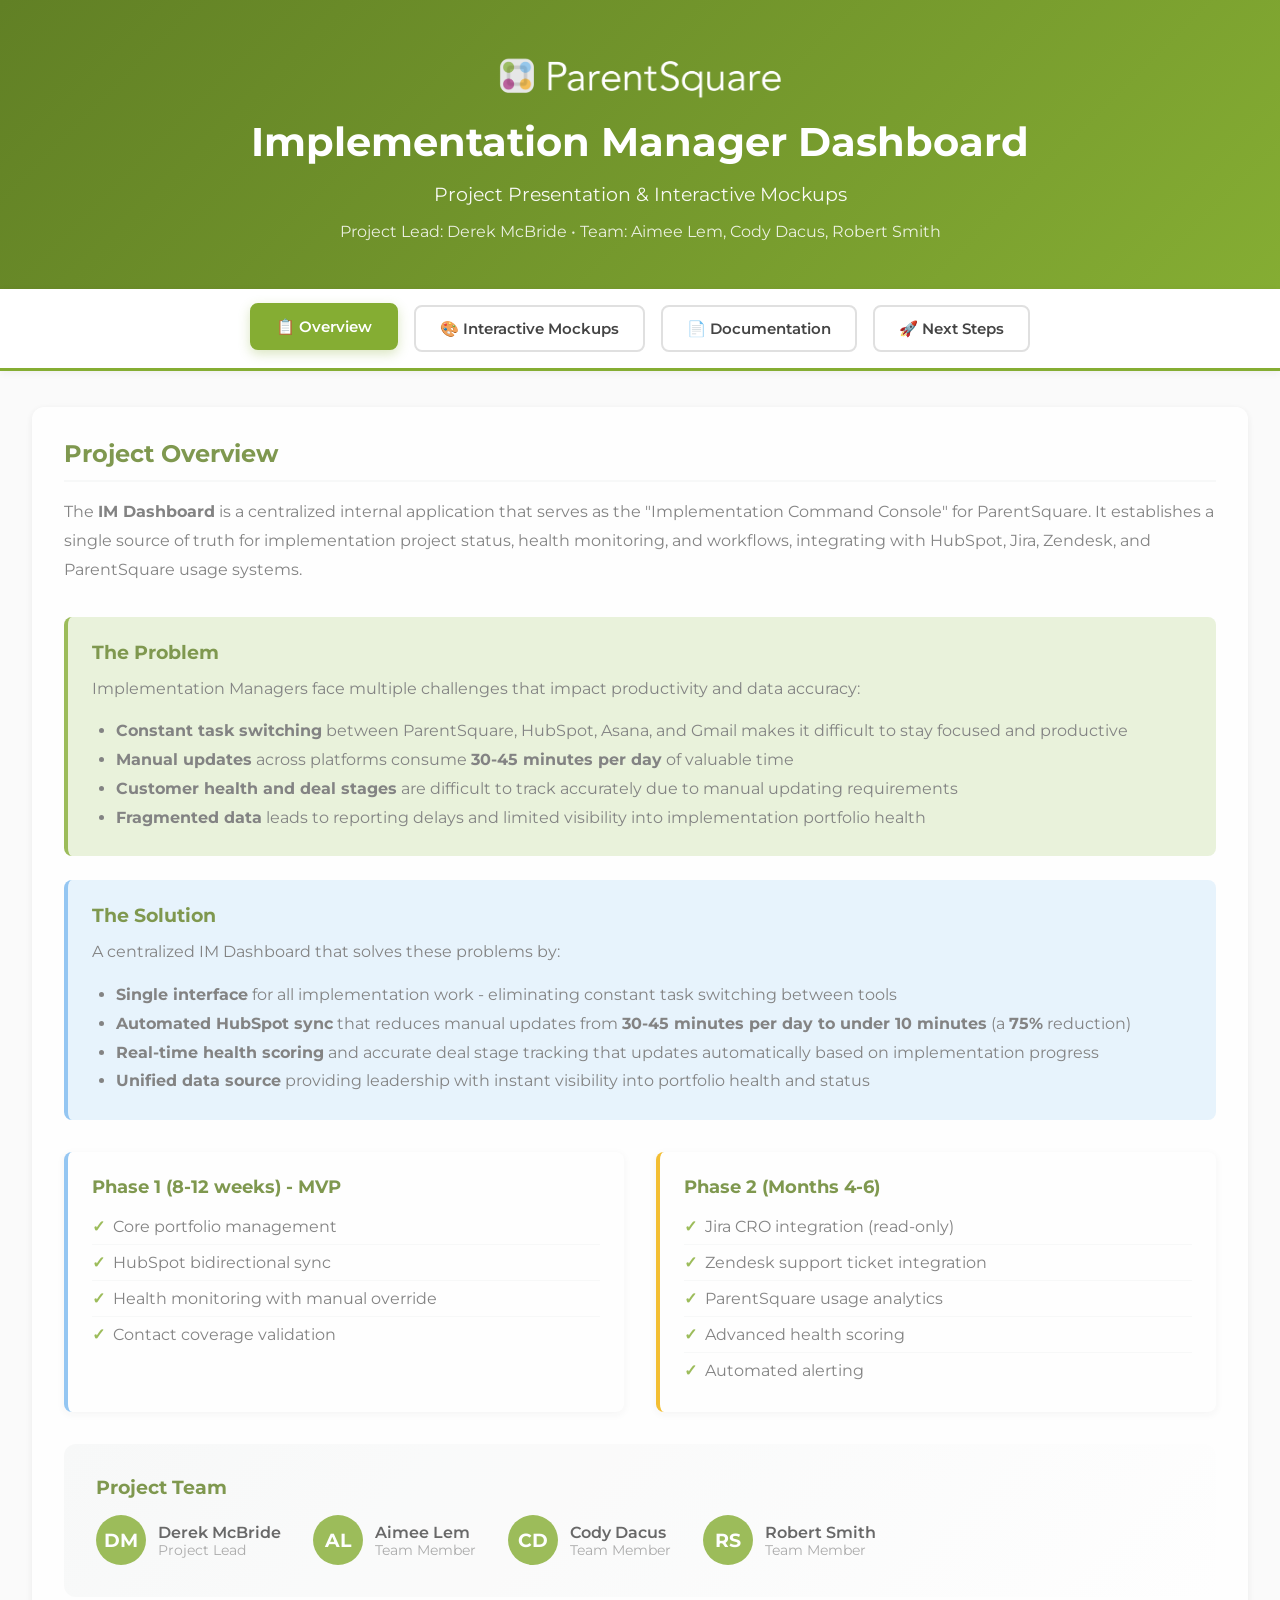
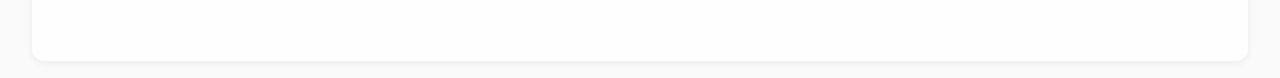
<file: index.html>
<!DOCTYPE html>
<html lang="en">
<head>
  <meta charset="UTF-8">
  <meta http-equiv="refresh" content="0; url=IM_Dashboard_Presentation.html">
  <title>IM Dashboard</title>
  <style>
    body {
      font-family: Arial, sans-serif;
      display: flex;
      justify-content: center;
      align-items: center;
      height: 100vh;
      margin: 0;
      background: linear-gradient(135deg, #85ad33 0%, #618025 100%);
      color: white;
    }
    .redirect-message {
      text-align: center;
    }
  </style>
</head>
<body>
  <div class="redirect-message">
    <h1>Redirecting to IM Dashboard Presentation...</h1>
    <p>If you are not redirected automatically, <a href="IM_Dashboard_Presentation.html" style="color: #e5f1d4; font-weight: bold;">click here</a>.</p>
  </div>
</body>
</html>
</file>
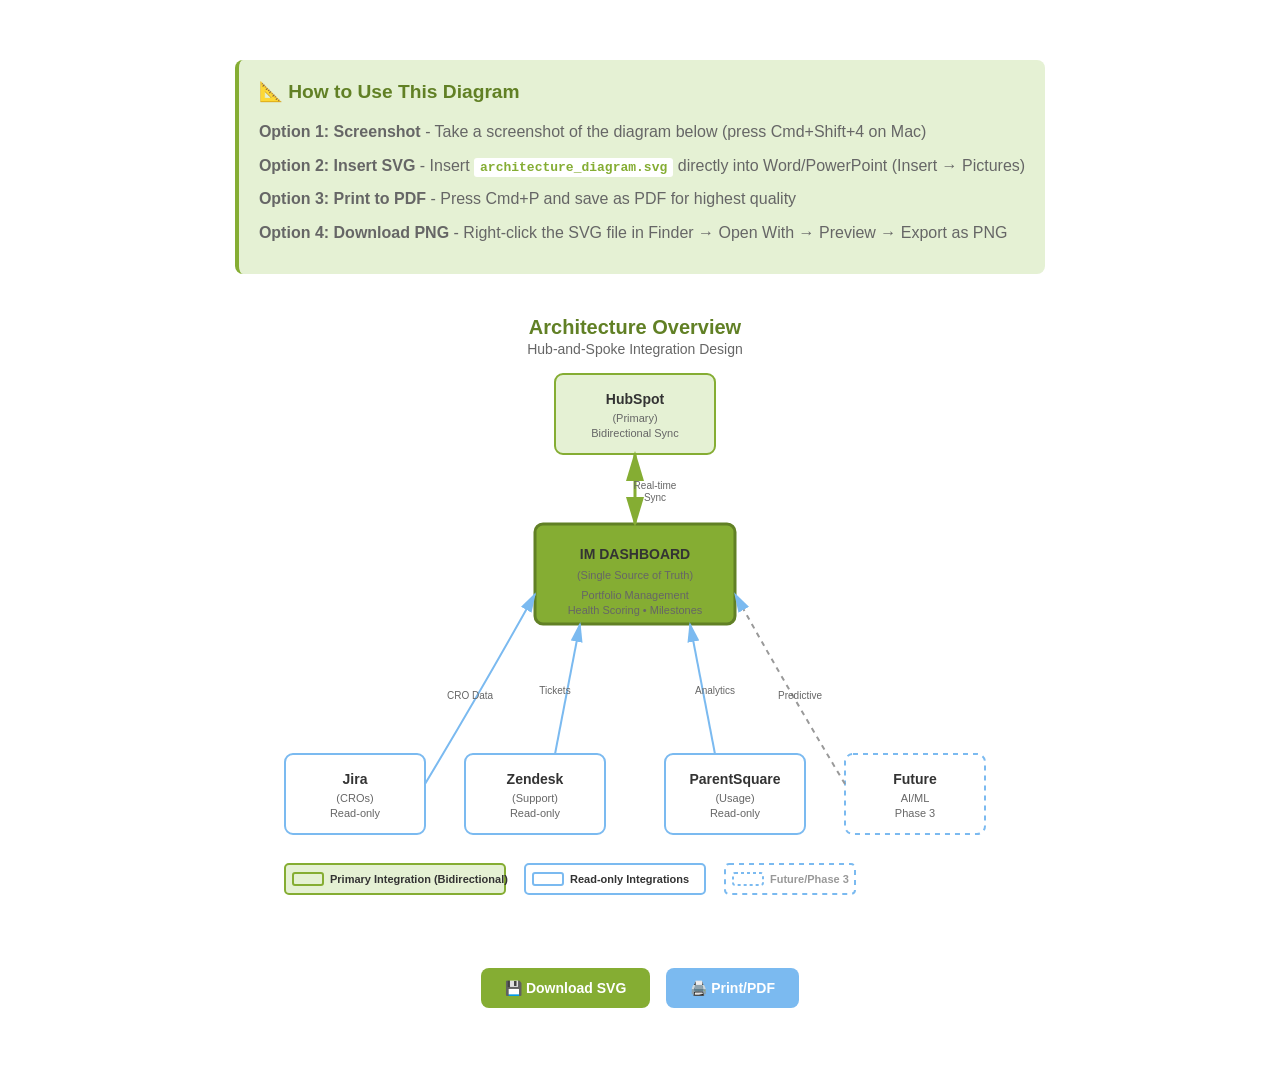
<file: architecture_diagram_viewer.html>
<!DOCTYPE html>
<html lang="en">
<head>
  <meta charset="UTF-8">
  <meta name="viewport" content="width=device-width, initial-scale=1.0">
  <title>IM Dashboard - Architecture Diagram</title>
  <style>
    body {
      margin: 0;
      padding: 40px;
      background: #ffffff;
      display: flex;
      flex-direction: column;
      align-items: center;
      font-family: Arial, sans-serif;
    }

    .container {
      max-width: 900px;
      background: white;
      padding: 20px;
      border-radius: 12px;
    }

    .instructions {
      background: #e5f1d4;
      border-left: 4px solid #85ad33;
      padding: 20px;
      margin-bottom: 30px;
      border-radius: 8px;
    }

    .instructions h2 {
      color: #618025;
      margin-top: 0;
      font-size: 1.2rem;
    }

    .instructions p {
      color: #666;
      line-height: 1.6;
      margin: 0.5rem 0;
    }

    .instructions code {
      background: white;
      padding: 2px 6px;
      border-radius: 3px;
      color: #85ad33;
      font-weight: bold;
    }

    svg {
      width: 100%;
      height: auto;
      background: white;
      border: 1px solid #e0e0e0;
      border-radius: 8px;
    }

    .buttons {
      display: flex;
      gap: 1rem;
      margin-top: 20px;
      justify-content: center;
    }

    .btn {
      padding: 12px 24px;
      background: #85ad33;
      color: white;
      border: none;
      border-radius: 8px;
      font-weight: bold;
      cursor: pointer;
      text-decoration: none;
      font-size: 14px;
    }

    .btn:hover {
      background: #618025;
    }

    .btn-secondary {
      background: #7bbaf0;
    }

    .btn-secondary:hover {
      background: #5a9fd4;
    }

    @media print {
      .instructions, .buttons {
        display: none;
      }
    }
  </style>
</head>
<body>
  <div class="container">
    <div class="instructions">
      <h2>📐 How to Use This Diagram</h2>
      <p><strong>Option 1: Screenshot</strong> - Take a screenshot of the diagram below (press Cmd+Shift+4 on Mac)</p>
      <p><strong>Option 2: Insert SVG</strong> - Insert <code>architecture_diagram.svg</code> directly into Word/PowerPoint (Insert → Pictures)</p>
      <p><strong>Option 3: Print to PDF</strong> - Press Cmd+P and save as PDF for highest quality</p>
      <p><strong>Option 4: Download PNG</strong> - Right-click the SVG file in Finder → Open With → Preview → Export as PNG</p>
    </div>

    <object data="architecture_diagram.svg" type="image/svg+xml" width="800" height="640">
      <img src="architecture_diagram.svg" alt="IM Dashboard Architecture Diagram" />
    </object>

    <div class="buttons">
      <a href="architecture_diagram.svg" download class="btn">💾 Download SVG</a>
      <button onclick="window.print()" class="btn btn-secondary">🖨️ Print/PDF</button>
    </div>
  </div>
</body>
</html>
</file>
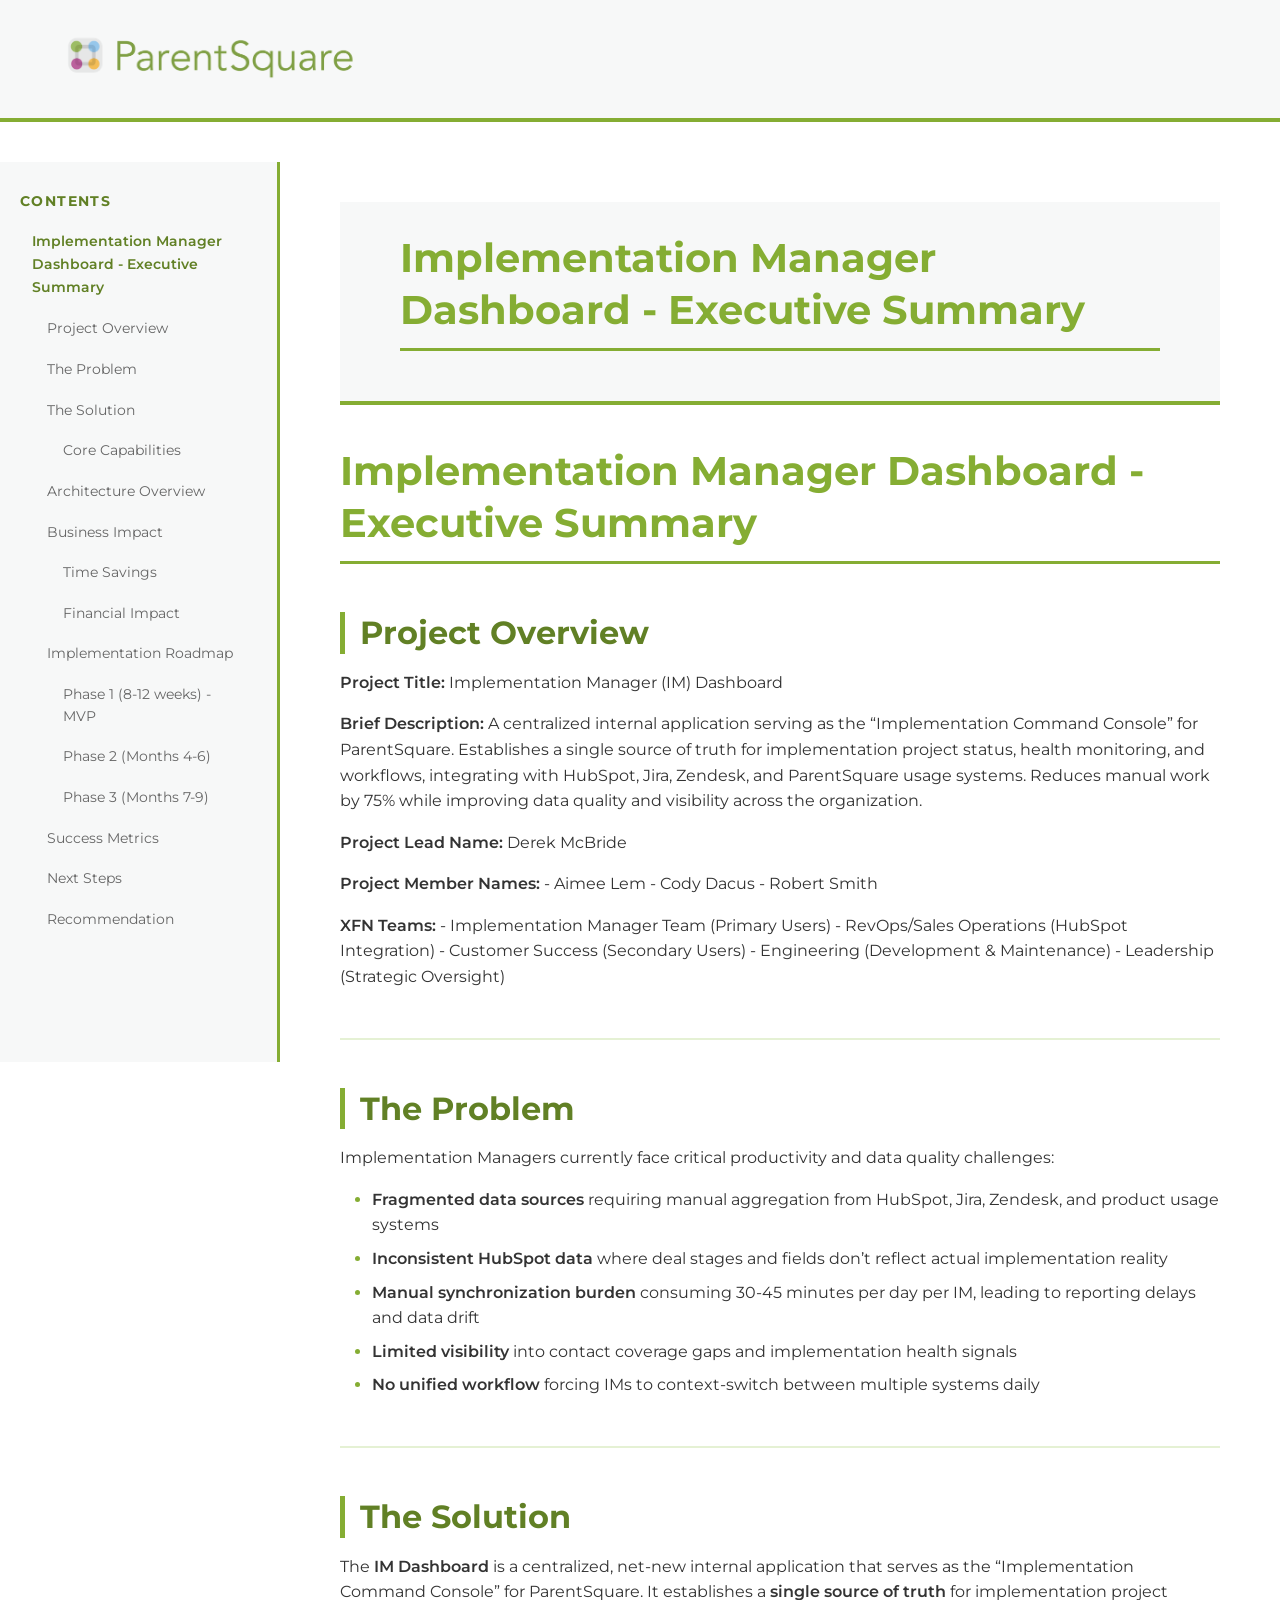
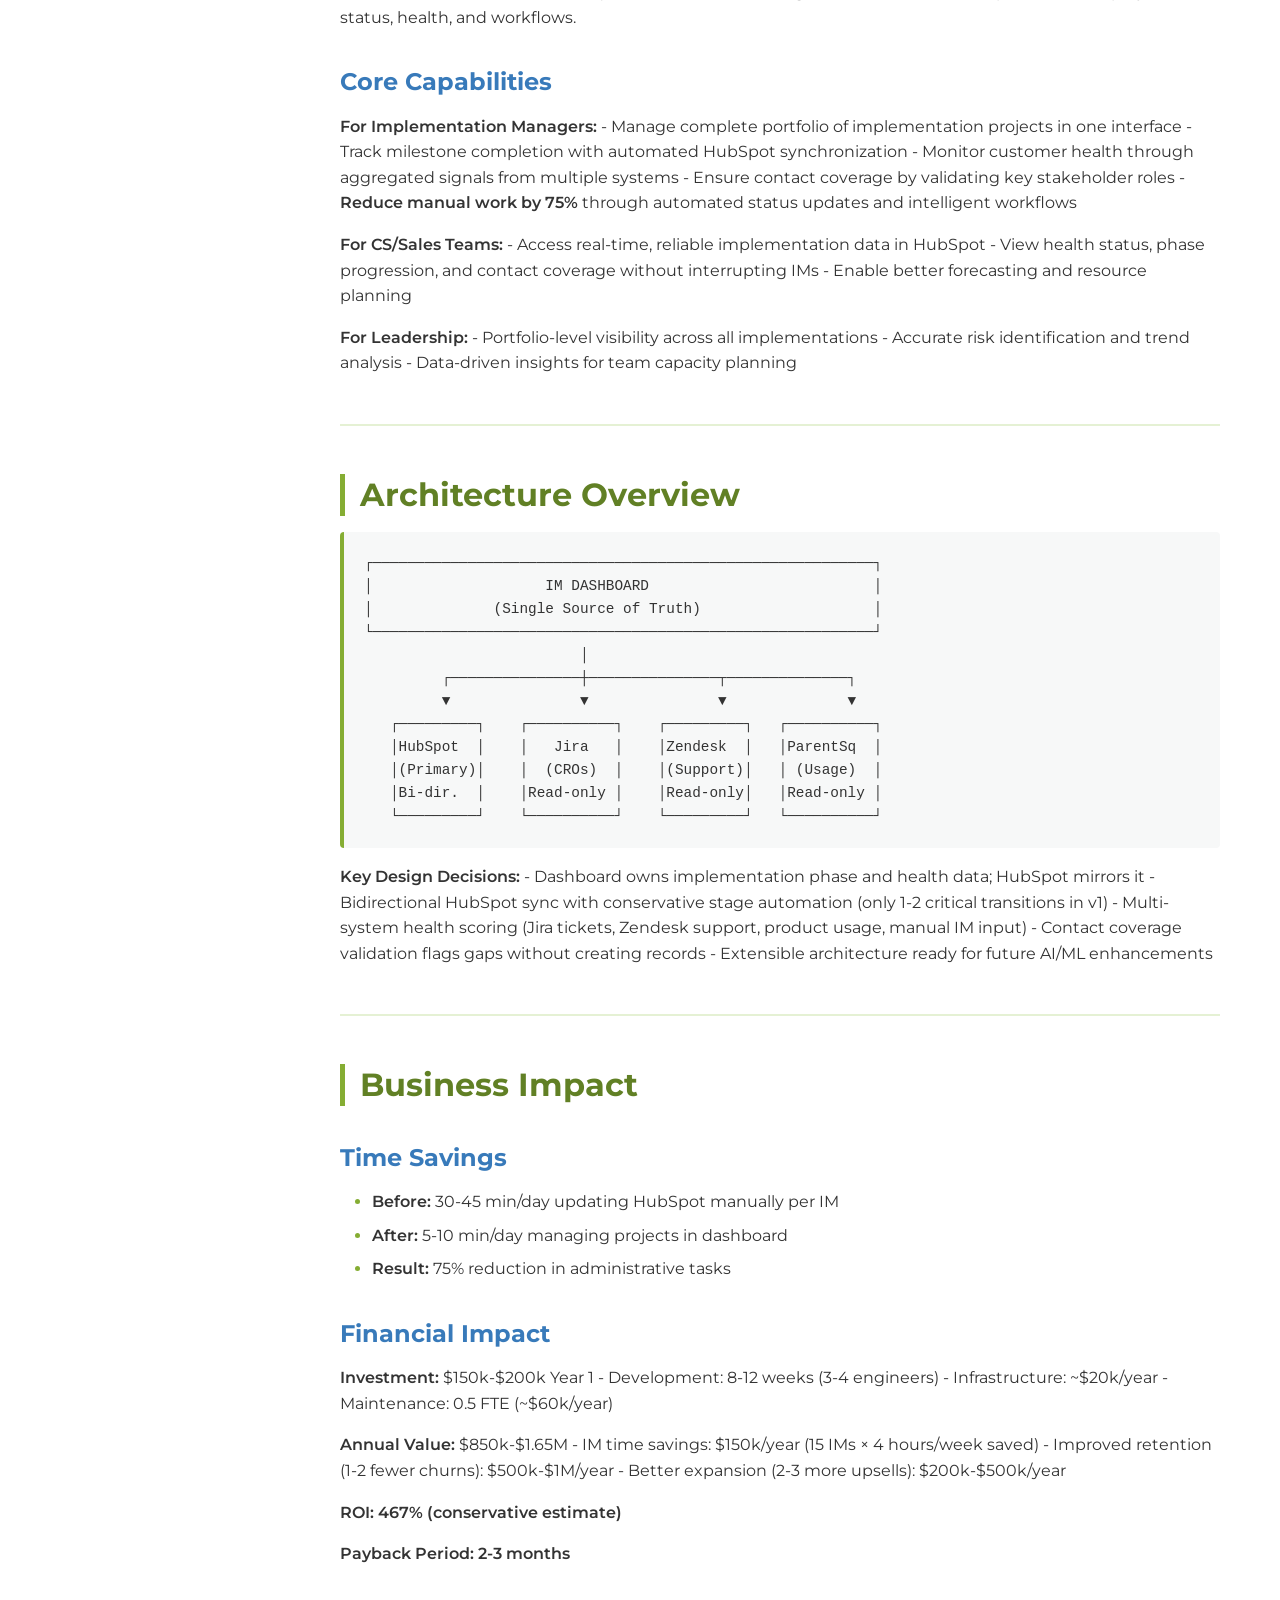
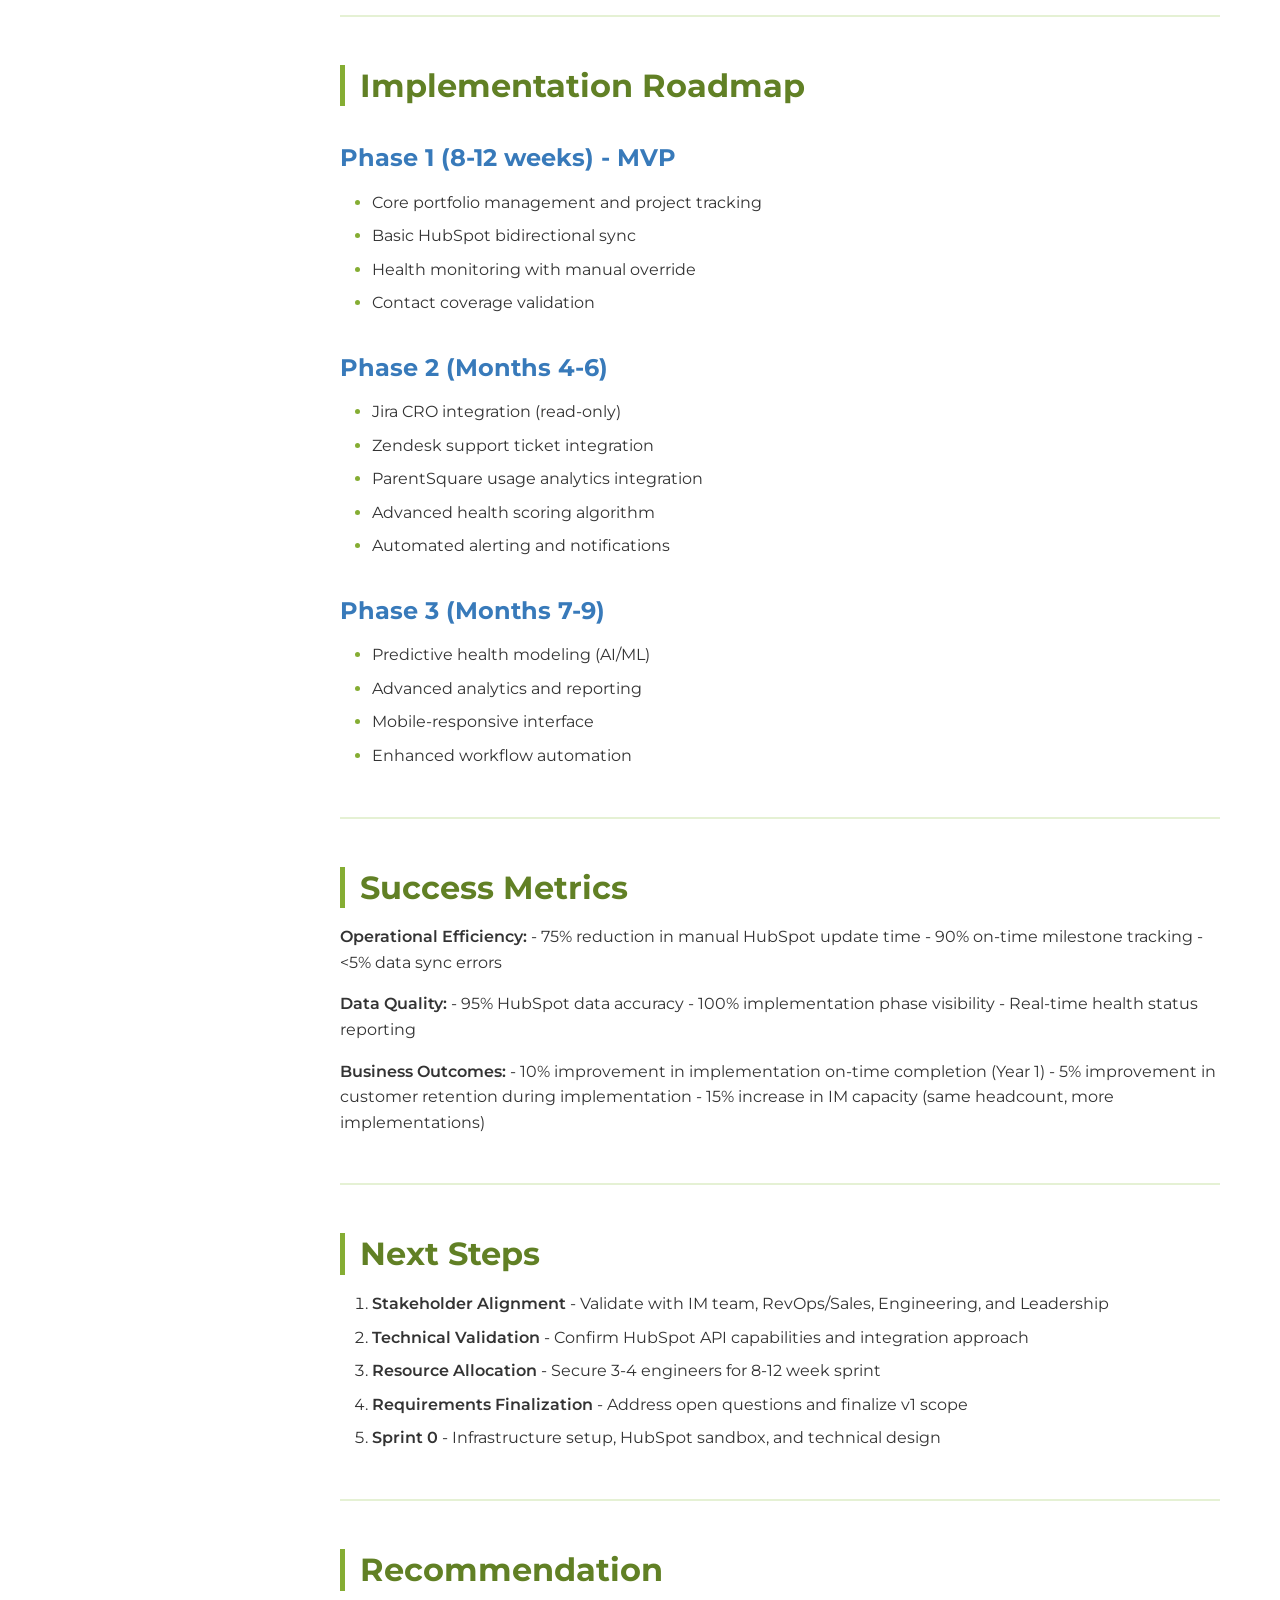
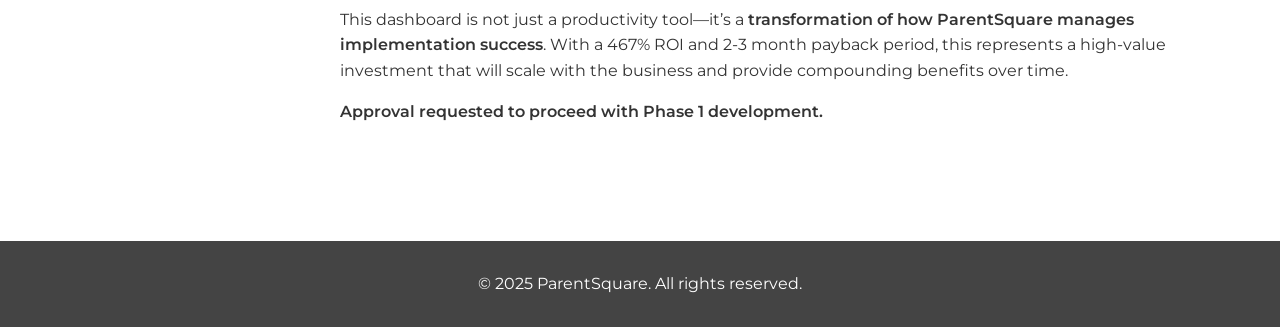
<file: IM_Dashboard_Executive_Summary_Branded.html>
<!DOCTYPE html>
<html xmlns="http://www.w3.org/1999/xhtml" lang="" xml:lang="">
<head>
  <meta charset="utf-8" />
  <meta name="generator" content="pandoc" />
  <meta name="viewport" content="width=device-width, initial-scale=1.0, user-scalable=yes" />
  <title>Implementation Manager Dashboard</title>
  <style>
    code{white-space: pre-wrap;}
    span.smallcaps{font-variant: small-caps;}
    div.columns{display: flex; gap: min(4vw, 1.5em);}
    div.column{flex: auto; overflow-x: auto;}
    div.hanging-indent{margin-left: 1.5em; text-indent: -1.5em;}
    /* The extra [class] is a hack that increases specificity enough to
       override a similar rule in reveal.js */
    ul.task-list[class]{list-style: none;}
    ul.task-list li input[type="checkbox"] {
      font-size: inherit;
      width: 0.8em;
      margin: 0 0.8em 0.2em -1.6em;
      vertical-align: middle;
    }
    .display.math{display: block; text-align: center; margin: 0.5rem auto;}
  </style>
  <link rel="stylesheet" href="parentsquare_brand.css" />
  <link rel="icon" type="image/png" href="ParentSquare_Icon.png" />
  <!--[if lt IE 9]>
    <script src="//cdnjs.cloudflare.com/ajax/libs/html5shiv/3.7.3/html5shiv-printshiv.min.js"></script>
  <![endif]-->
</head>
<body>
<header>
  <img src="ParentSquare_logo_light.png" alt="ParentSquare" class="logo" />
</header>
<div class="page-wrapper">
<aside class="sidebar">
<nav id="TOC" role="doc-toc">
<h2>Contents</h2>
<ul>
<li><a href="#implementation-manager-dashboard---executive-summary"
id="toc-implementation-manager-dashboard---executive-summary">Implementation
Manager Dashboard - Executive Summary</a>
<ul>
<li><a href="#project-overview" id="toc-project-overview">Project
Overview</a></li>
<li><a href="#the-problem" id="toc-the-problem">The Problem</a></li>
<li><a href="#the-solution" id="toc-the-solution">The Solution</a>
<ul>
<li><a href="#core-capabilities" id="toc-core-capabilities">Core
Capabilities</a></li>
</ul></li>
<li><a href="#architecture-overview"
id="toc-architecture-overview">Architecture Overview</a></li>
<li><a href="#business-impact" id="toc-business-impact">Business
Impact</a>
<ul>
<li><a href="#time-savings" id="toc-time-savings">Time Savings</a></li>
<li><a href="#financial-impact" id="toc-financial-impact">Financial
Impact</a></li>
</ul></li>
<li><a href="#implementation-roadmap"
id="toc-implementation-roadmap">Implementation Roadmap</a>
<ul>
<li><a href="#phase-1-8-12-weeks---mvp"
id="toc-phase-1-8-12-weeks---mvp">Phase 1 (8-12 weeks) - MVP</a></li>
<li><a href="#phase-2-months-4-6" id="toc-phase-2-months-4-6">Phase 2
(Months 4-6)</a></li>
<li><a href="#phase-3-months-7-9" id="toc-phase-3-months-7-9">Phase 3
(Months 7-9)</a></li>
</ul></li>
<li><a href="#success-metrics" id="toc-success-metrics">Success
Metrics</a></li>
<li><a href="#next-steps" id="toc-next-steps">Next Steps</a></li>
<li><a href="#recommendation"
id="toc-recommendation">Recommendation</a></li>
</ul></li>
</ul>
</nav>
</aside>
<div class="container">
<header id="title-block-header">
<h1 class="title">Implementation Manager Dashboard - Executive Summary</h1>
</header>
<h1
id="implementation-manager-dashboard---executive-summary">Implementation
Manager Dashboard - Executive Summary</h1>
<h2 id="project-overview">Project Overview</h2>
<p><strong>Project Title:</strong> Implementation Manager (IM)
Dashboard</p>
<p><strong>Brief Description:</strong> A centralized internal
application serving as the “Implementation Command Console” for
ParentSquare. Establishes a single source of truth for implementation
project status, health monitoring, and workflows, integrating with
HubSpot, Jira, Zendesk, and ParentSquare usage systems. Reduces manual
work by 75% while improving data quality and visibility across the
organization.</p>
<p><strong>Project Lead Name:</strong> Derek McBride</p>
<p><strong>Project Member Names:</strong> - Aimee Lem - Cody Dacus -
Robert Smith</p>
<p><strong>XFN Teams:</strong> - Implementation Manager Team (Primary
Users) - RevOps/Sales Operations (HubSpot Integration) - Customer
Success (Secondary Users) - Engineering (Development &amp; Maintenance)
- Leadership (Strategic Oversight)</p>
<hr />
<h2 id="the-problem">The Problem</h2>
<p>Implementation Managers currently face critical productivity and data
quality challenges:</p>
<ul>
<li><strong>Fragmented data sources</strong> requiring manual
aggregation from HubSpot, Jira, Zendesk, and product usage systems</li>
<li><strong>Inconsistent HubSpot data</strong> where deal stages and
fields don’t reflect actual implementation reality</li>
<li><strong>Manual synchronization burden</strong> consuming 30-45
minutes per day per IM, leading to reporting delays and data drift</li>
<li><strong>Limited visibility</strong> into contact coverage gaps and
implementation health signals</li>
<li><strong>No unified workflow</strong> forcing IMs to context-switch
between multiple systems daily</li>
</ul>
<hr />
<h2 id="the-solution">The Solution</h2>
<p>The <strong>IM Dashboard</strong> is a centralized, net-new internal
application that serves as the “Implementation Command Console” for
ParentSquare. It establishes a <strong>single source of truth</strong>
for implementation project status, health, and workflows.</p>
<h3 id="core-capabilities">Core Capabilities</h3>
<p><strong>For Implementation Managers:</strong> - Manage complete
portfolio of implementation projects in one interface - Track milestone
completion with automated HubSpot synchronization - Monitor customer
health through aggregated signals from multiple systems - Ensure contact
coverage by validating key stakeholder roles - <strong>Reduce manual
work by 75%</strong> through automated status updates and intelligent
workflows</p>
<p><strong>For CS/Sales Teams:</strong> - Access real-time, reliable
implementation data in HubSpot - View health status, phase progression,
and contact coverage without interrupting IMs - Enable better
forecasting and resource planning</p>
<p><strong>For Leadership:</strong> - Portfolio-level visibility across
all implementations - Accurate risk identification and trend analysis -
Data-driven insights for team capacity planning</p>
<hr />
<h2 id="architecture-overview">Architecture Overview</h2>
<pre><code>┌──────────────────────────────────────────────────────────┐
│                    IM DASHBOARD                          │
│              (Single Source of Truth)                    │
└──────────────────────────────────────────────────────────┘
                         │
         ┌───────────────┼───────────────┬──────────────┐
         ▼               ▼               ▼              ▼
   ┌─────────┐    ┌──────────┐    ┌─────────┐   ┌──────────┐
   │HubSpot  │    │   Jira   │    │Zendesk  │   │ParentSq  │
   │(Primary)│    │  (CROs)  │    │(Support)│   │ (Usage)  │
   │Bi-dir.  │    │Read-only │    │Read-only│   │Read-only │
   └─────────┘    └──────────┘    └─────────┘   └──────────┘</code></pre>
<p><strong>Key Design Decisions:</strong> - Dashboard owns
implementation phase and health data; HubSpot mirrors it - Bidirectional
HubSpot sync with conservative stage automation (only 1-2 critical
transitions in v1) - Multi-system health scoring (Jira tickets, Zendesk
support, product usage, manual IM input) - Contact coverage validation
flags gaps without creating records - Extensible architecture ready for
future AI/ML enhancements</p>
<hr />
<h2 id="business-impact">Business Impact</h2>
<h3 id="time-savings">Time Savings</h3>
<ul>
<li><strong>Before:</strong> 30-45 min/day updating HubSpot manually per
IM</li>
<li><strong>After:</strong> 5-10 min/day managing projects in
dashboard</li>
<li><strong>Result:</strong> 75% reduction in administrative tasks</li>
</ul>
<h3 id="financial-impact">Financial Impact</h3>
<p><strong>Investment:</strong> $150k-$200k Year 1 - Development: 8-12
weeks (3-4 engineers) - Infrastructure: ~$20k/year - Maintenance: 0.5
FTE (~$60k/year)</p>
<p><strong>Annual Value:</strong> $850k-$1.65M - IM time savings:
$150k/year (15 IMs × 4 hours/week saved) - Improved retention (1-2 fewer
churns): $500k-$1M/year - Better expansion (2-3 more upsells):
$200k-$500k/year</p>
<p><strong>ROI: 467% (conservative estimate)</strong></p>
<p><strong>Payback Period: 2-3 months</strong></p>
<hr />
<h2 id="implementation-roadmap">Implementation Roadmap</h2>
<h3 id="phase-1-8-12-weeks---mvp">Phase 1 (8-12 weeks) - MVP</h3>
<ul>
<li>Core portfolio management and project tracking</li>
<li>Basic HubSpot bidirectional sync</li>
<li>Health monitoring with manual override</li>
<li>Contact coverage validation</li>
</ul>
<h3 id="phase-2-months-4-6">Phase 2 (Months 4-6)</h3>
<ul>
<li>Jira CRO integration (read-only)</li>
<li>Zendesk support ticket integration</li>
<li>ParentSquare usage analytics integration</li>
<li>Advanced health scoring algorithm</li>
<li>Automated alerting and notifications</li>
</ul>
<h3 id="phase-3-months-7-9">Phase 3 (Months 7-9)</h3>
<ul>
<li>Predictive health modeling (AI/ML)</li>
<li>Advanced analytics and reporting</li>
<li>Mobile-responsive interface</li>
<li>Enhanced workflow automation</li>
</ul>
<hr />
<h2 id="success-metrics">Success Metrics</h2>
<p><strong>Operational Efficiency:</strong> - 75% reduction in manual
HubSpot update time - 90% on-time milestone tracking - &lt;5% data sync
errors</p>
<p><strong>Data Quality:</strong> - 95% HubSpot data accuracy - 100%
implementation phase visibility - Real-time health status reporting</p>
<p><strong>Business Outcomes:</strong> - 10% improvement in
implementation on-time completion (Year 1) - 5% improvement in customer
retention during implementation - 15% increase in IM capacity (same
headcount, more implementations)</p>
<hr />
<h2 id="next-steps">Next Steps</h2>
<ol type="1">
<li><strong>Stakeholder Alignment</strong> - Validate with IM team,
RevOps/Sales, Engineering, and Leadership</li>
<li><strong>Technical Validation</strong> - Confirm HubSpot API
capabilities and integration approach</li>
<li><strong>Resource Allocation</strong> - Secure 3-4 engineers for 8-12
week sprint</li>
<li><strong>Requirements Finalization</strong> - Address open questions
and finalize v1 scope</li>
<li><strong>Sprint 0</strong> - Infrastructure setup, HubSpot sandbox,
and technical design</li>
</ol>
<hr />
<h2 id="recommendation">Recommendation</h2>
<p>This dashboard is not just a productivity tool—it’s a
<strong>transformation of how ParentSquare manages implementation
success</strong>. With a 467% ROI and 2-3 month payback period, this
represents a high-value investment that will scale with the business and
provide compounding benefits over time.</p>
<p><strong>Approval requested to proceed with Phase 1
development.</strong></p>
</div>
</div>
<footer>
  <p>&copy; 2025 ParentSquare. All rights reserved.</p>
</footer>
</body>
</html>
</file>
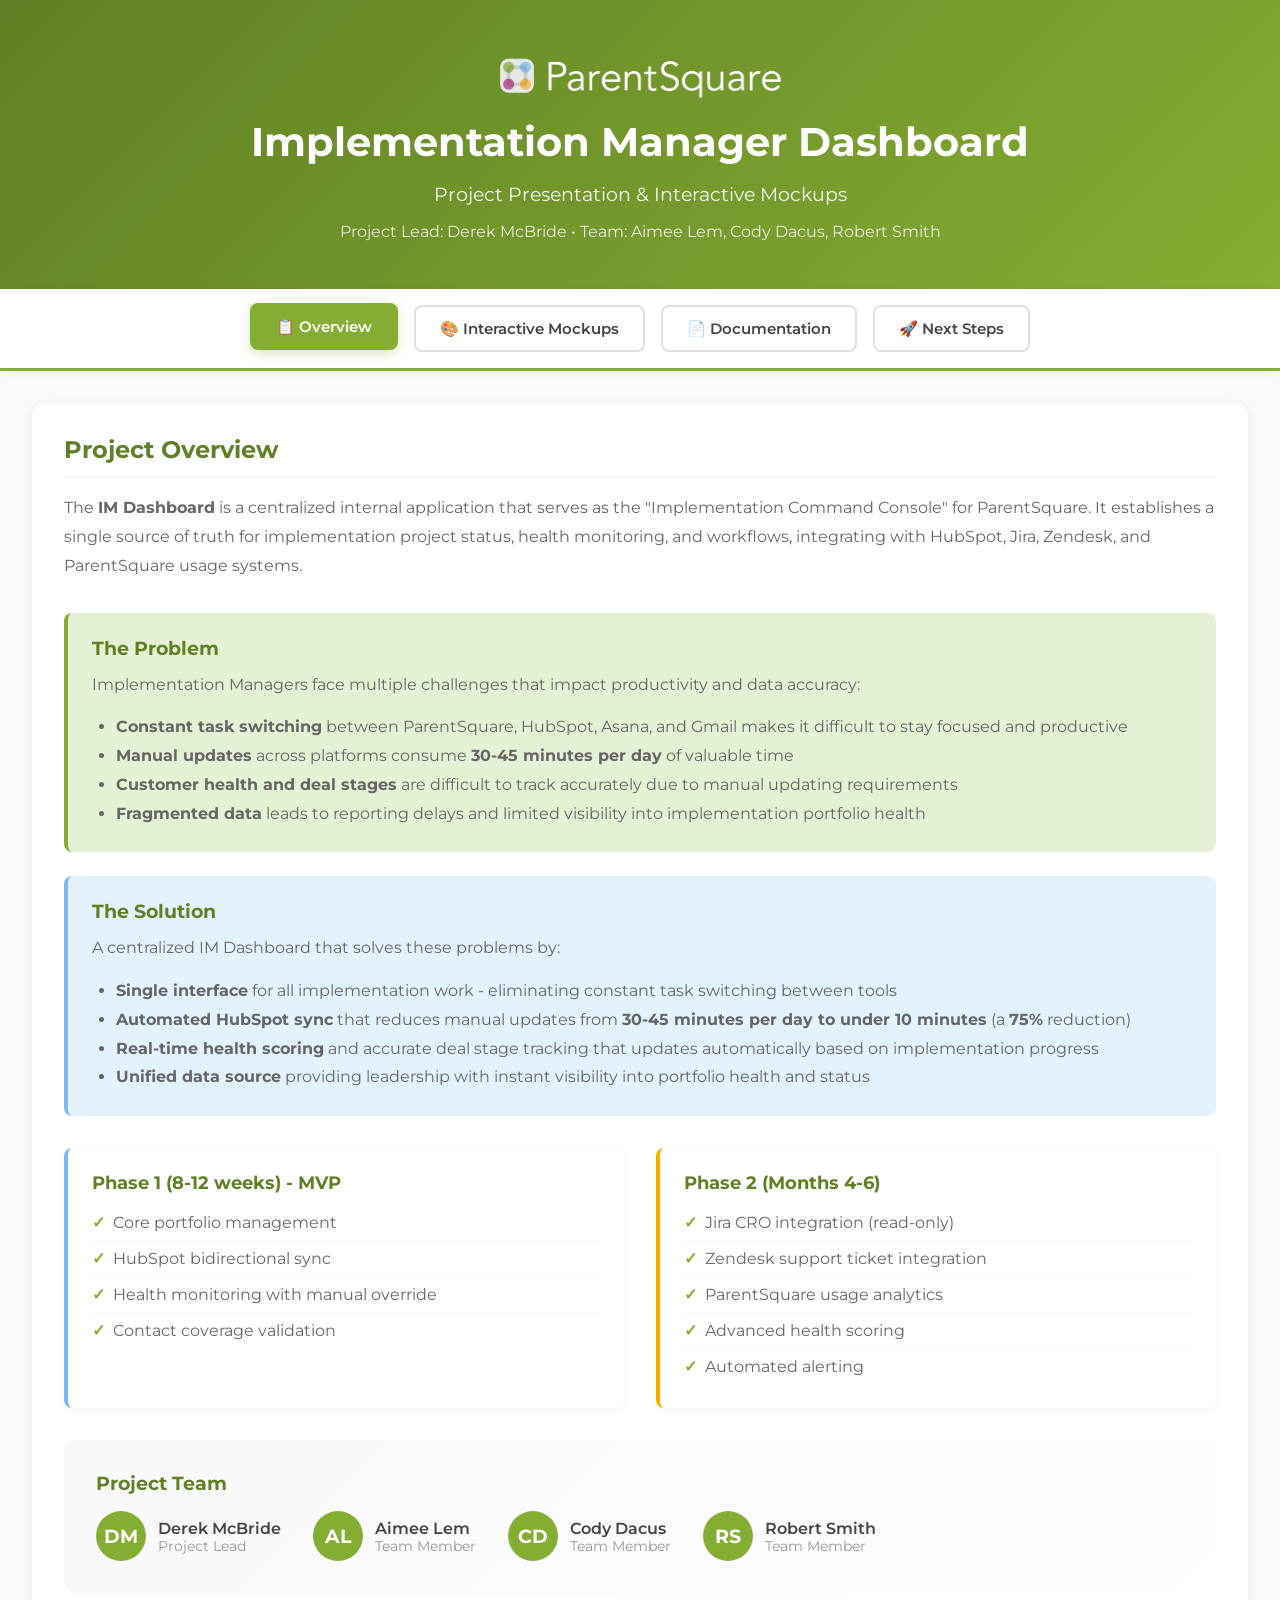
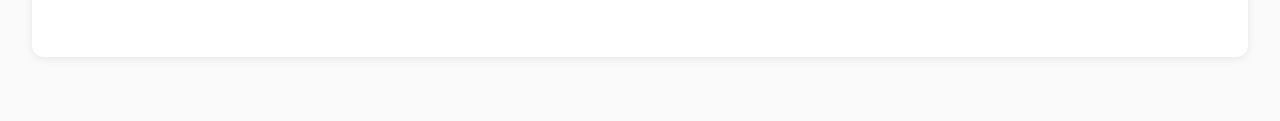
<file: IM_Dashboard_Presentation.html>
<!DOCTYPE html>
<html lang="en">
<head>
  <meta charset="UTF-8">
  <meta name="viewport" content="width=device-width, initial-scale=1.0">
  <title>IM Dashboard - Project Presentation</title>
  <link href="https://fonts.googleapis.com/css2?family=Montserrat:wght@400;600;700&display=swap" rel="stylesheet">
  <style>
    :root {
      --ps-green: #85ad33;
      --ps-blue: #7bbaf0;
      --ps-purple: #bc609f;
      --ps-gold: #f2b001;
      --ps-light-green: #e5f1d4;
      --ps-dark-gray: #444444;
      --ps-light-gray: #f7f8f8;
      --ps-dark-green: #618025;
    }

    * {
      margin: 0;
      padding: 0;
      box-sizing: border-box;
    }

    body {
      font-family: 'Montserrat', -apple-system, BlinkMacSystemFont, 'Segoe UI', Arial, sans-serif;
      background: #fafafa;
      color: #333;
    }

    .header {
      background: linear-gradient(135deg, var(--ps-dark-green) 0%, var(--ps-green) 100%);
      color: white;
      padding: 3rem 2rem;
      text-align: center;
      box-shadow: 0 4px 12px rgba(0,0,0,0.1);
    }

    .logo-text {
      font-size: 2.5rem;
      font-weight: 700;
      margin-bottom: 1rem;
      text-shadow: 0 2px 4px rgba(0,0,0,0.2);
    }

    .subtitle {
      font-size: 1.2rem;
      opacity: 0.95;
      margin-bottom: 0.5rem;
    }

    .author {
      font-size: 1rem;
      opacity: 0.85;
      margin-top: 1rem;
    }

    .nav {
      background: white;
      border-bottom: 3px solid var(--ps-green);
      padding: 1rem 2rem;
      display: flex;
      gap: 1rem;
      justify-content: center;
      flex-wrap: wrap;
      position: sticky;
      top: 0;
      z-index: 100;
      box-shadow: 0 2px 8px rgba(0,0,0,0.05);
    }

    .nav-btn {
      padding: 0.75rem 1.5rem;
      background: white;
      color: var(--ps-dark-gray);
      border: 2px solid #e0e0e0;
      border-radius: 8px;
      font-family: inherit;
      font-weight: 600;
      cursor: pointer;
      transition: all 0.2s;
      font-size: 0.95rem;
    }

    .nav-btn:hover, .nav-btn.active {
      background: var(--ps-green);
      color: white;
      border-color: var(--ps-green);
      transform: translateY(-2px);
      box-shadow: 0 4px 12px rgba(133, 173, 51, 0.3);
    }

    .container {
      max-width: 1400px;
      margin: 0 auto;
      padding: 2rem;
    }

    .section {
      display: none;
      animation: fadeIn 0.3s;
    }

    .section.active {
      display: block;
    }

    @keyframes fadeIn {
      from { opacity: 0; transform: translateY(20px); }
      to { opacity: 1; transform: translateY(0); }
    }

    .card {
      background: white;
      border-radius: 12px;
      padding: 2rem;
      margin-bottom: 2rem;
      box-shadow: 0 2px 8px rgba(0,0,0,0.08);
    }

    .card-title {
      font-size: 1.5rem;
      font-weight: 700;
      color: var(--ps-dark-green);
      margin-bottom: 1rem;
      padding-bottom: 0.75rem;
      border-bottom: 2px solid var(--ps-light-gray);
    }

    .iframe-container {
      width: 100%;
      height: 80vh;
      border: 2px solid var(--ps-light-gray);
      border-radius: 8px;
      overflow: hidden;
      background: white;
    }

    iframe {
      width: 100%;
      height: 100%;
      border: none;
    }

    .download-links {
      display: flex;
      gap: 1rem;
      flex-wrap: wrap;
      margin-top: 1.5rem;
    }

    .download-btn {
      display: inline-block;
      padding: 0.75rem 1.5rem;
      background: var(--ps-blue);
      color: white;
      text-decoration: none;
      border-radius: 8px;
      font-weight: 600;
      transition: all 0.2s;
    }

    .download-btn:hover {
      background: #5a9fd4;
      transform: translateY(-2px);
      box-shadow: 0 4px 12px rgba(123, 186, 240, 0.3);
    }

    .mockup-preview {
      border: 3px solid var(--ps-green);
      border-radius: 12px;
      overflow: hidden;
      box-shadow: 0 4px 16px rgba(0,0,0,0.1);
      margin-bottom: 2rem;
    }

    .info-box {
      background: var(--ps-light-green);
      border-left: 4px solid var(--ps-green);
      padding: 1.5rem;
      border-radius: 8px;
      margin: 1.5rem 0;
    }

    .info-box h3 {
      color: var(--ps-dark-green);
      margin-bottom: 0.75rem;
    }

    .info-box p {
      color: #666;
      line-height: 1.6;
    }

    .grid-2 {
      display: grid;
      grid-template-columns: repeat(auto-fit, minmax(300px, 1fr));
      gap: 2rem;
      margin: 2rem 0;
    }

    .feature-card {
      background: white;
      padding: 1.5rem;
      border-radius: 8px;
      border-left: 4px solid var(--ps-blue);
      box-shadow: 0 2px 8px rgba(0,0,0,0.05);
    }

    .feature-card h3 {
      color: var(--ps-dark-green);
      margin-bottom: 0.75rem;
      font-size: 1.1rem;
    }

    .feature-card ul {
      list-style: none;
      padding: 0;
    }

    .feature-card li {
      padding: 0.5rem 0;
      color: #666;
      border-bottom: 1px solid var(--ps-light-gray);
    }

    .feature-card li:last-child {
      border-bottom: none;
    }

    .feature-card li::before {
      content: '✓';
      color: var(--ps-green);
      font-weight: 700;
      margin-right: 0.5rem;
    }

    .team-info {
      background: linear-gradient(135deg, var(--ps-light-gray) 0%, white 100%);
      padding: 2rem;
      border-radius: 12px;
      margin: 2rem 0;
    }

    .team-info h3 {
      color: var(--ps-dark-green);
      margin-bottom: 1rem;
    }

    .team-list {
      display: flex;
      gap: 2rem;
      flex-wrap: wrap;
    }

    .team-member {
      display: flex;
      align-items: center;
      gap: 0.75rem;
    }

    .team-avatar {
      width: 50px;
      height: 50px;
      border-radius: 50%;
      background: var(--ps-green);
      display: flex;
      align-items: center;
      justify-content: center;
      color: white;
      font-weight: 700;
      font-size: 1.2rem;
    }

    .team-name {
      font-weight: 600;
      color: var(--ps-dark-gray);
    }

    .team-role {
      font-size: 0.85rem;
      color: #999;
    }
  </style>
</head>
<body>
  <div class="header">
    <div class="logo-text">
      <img src="ParentSquare_logo_dark.png" alt="ParentSquare" style="height: 50px; vertical-align: middle;">
    </div>
    <h1 style="font-size: 2.5rem; margin-bottom: 1rem;">Implementation Manager Dashboard</h1>
    <div class="subtitle">Project Presentation & Interactive Mockups</div>
    <div class="author">Project Lead: Derek McBride • Team: Aimee Lem, Cody Dacus, Robert Smith</div>
  </div>

  <nav class="nav">
    <button class="nav-btn active" onclick="showSection('overview')">📋 Overview</button>
    <button class="nav-btn" onclick="showSection('mockups')">🎨 Interactive Mockups</button>
    <button class="nav-btn" onclick="showSection('documents')">📄 Documentation</button>
    <button class="nav-btn" onclick="showSection('next-steps')">🚀 Next Steps</button>
  </nav>

  <div class="container">
    <!-- Overview Section -->
    <section id="overview" class="section active">
      <div class="card">
        <h2 class="card-title">Project Overview</h2>
        <p style="color: #666; line-height: 1.8; margin-bottom: 2rem;">
          The <strong>IM Dashboard</strong> is a centralized internal application that serves as the "Implementation Command Console" for ParentSquare.
          It establishes a single source of truth for implementation project status, health monitoring, and workflows, integrating with HubSpot, Jira, Zendesk, and ParentSquare usage systems.
        </p>

        <div class="info-box">
          <h3>The Problem</h3>
          <p>
            Implementation Managers face multiple challenges that impact productivity and data accuracy:
          </p>
          <ul style="color: #666; line-height: 1.8; margin-top: 1rem; padding-left: 1.5rem;">
            <li><strong>Constant task switching</strong> between ParentSquare, HubSpot, Asana, and Gmail makes it difficult to stay focused and productive</li>
            <li><strong>Manual updates</strong> across platforms consume <strong>30-45 minutes per day</strong> of valuable time</li>
            <li><strong>Customer health and deal stages</strong> are difficult to track accurately due to manual updating requirements</li>
            <li><strong>Fragmented data</strong> leads to reporting delays and limited visibility into implementation portfolio health</li>
          </ul>
        </div>

        <div class="info-box" style="background: #e3f2fd; border-left-color: var(--ps-blue);">
          <h3>The Solution</h3>
          <p>
            A centralized IM Dashboard that solves these problems by:
          </p>
          <ul style="color: #666; line-height: 1.8; margin-top: 1rem; padding-left: 1.5rem;">
            <li><strong>Single interface</strong> for all implementation work - eliminating constant task switching between tools</li>
            <li><strong>Automated HubSpot sync</strong> that reduces manual updates from <strong>30-45 minutes per day to under 10 minutes</strong> (a <strong>75%</strong> reduction)</li>
            <li><strong>Real-time health scoring</strong> and accurate deal stage tracking that updates automatically based on implementation progress</li>
            <li><strong>Unified data source</strong> providing leadership with instant visibility into portfolio health and status</li>
          </ul>
        </div>

        <div class="grid-2">
          <div class="feature-card">
            <h3>Phase 1 (8-12 weeks) - MVP</h3>
            <ul>
              <li>Core portfolio management</li>
              <li>HubSpot bidirectional sync</li>
              <li>Health monitoring with manual override</li>
              <li>Contact coverage validation</li>
            </ul>
          </div>
          <div class="feature-card" style="border-left-color: var(--ps-gold);">
            <h3>Phase 2 (Months 4-6)</h3>
            <ul>
              <li>Jira CRO integration (read-only)</li>
              <li>Zendesk support ticket integration</li>
              <li>ParentSquare usage analytics</li>
              <li>Advanced health scoring</li>
              <li>Automated alerting</li>
            </ul>
          </div>
        </div>

        <div class="team-info">
          <h3>Project Team</h3>
          <div class="team-list">
            <div class="team-member">
              <div class="team-avatar">DM</div>
              <div>
                <div class="team-name">Derek McBride</div>
                <div class="team-role">Project Lead</div>
              </div>
            </div>
            <div class="team-member">
              <div class="team-avatar">AL</div>
              <div>
                <div class="team-name">Aimee Lem</div>
                <div class="team-role">Team Member</div>
              </div>
            </div>
            <div class="team-member">
              <div class="team-avatar">CD</div>
              <div>
                <div class="team-name">Cody Dacus</div>
                <div class="team-role">Team Member</div>
              </div>
            </div>
            <div class="team-member">
              <div class="team-avatar">RS</div>
              <div>
                <div class="team-name">Robert Smith</div>
                <div class="team-role">Team Member</div>
              </div>
            </div>
          </div>
        </div>
      </div>
    </section>

    <!-- Mockups Section -->
    <section id="mockups" class="section">
      <div class="card">
        <h2 class="card-title">Interactive Mockups</h2>
        <p style="color: #666; margin-bottom: 2rem;">
          Explore the interactive prototypes below. These show the actual user experience with ParentSquare branding.
        </p>

        <h3 style="color: var(--ps-dark-green); margin: 2rem 0 1rem;">Portfolio View</h3>
        <p style="color: #666; margin-bottom: 1rem;">Main dashboard showing all implementation projects at a glance.</p>
        <div class="mockup-preview">
          <div class="iframe-container">
            <iframe src="mockup_portfolio_view.html"></iframe>
          </div>
        </div>
        <p style="color: #999; font-size: 0.9rem; margin-bottom: 2rem;">
          💡 <strong>Tip:</strong> Click on "Springfield Unified School District" in the mockup above to see the Project Detail View
        </p>

        <h3 style="color: var(--ps-dark-green); margin: 2rem 0 1rem;">Project Detail View</h3>
        <p style="color: #666; margin-bottom: 1rem;">Detailed view of a single implementation with milestones, health, and contacts.</p>
        <div class="mockup-preview">
          <div class="iframe-container">
            <iframe src="mockup_project_detail.html"></iframe>
          </div>
        </div>
      </div>
    </section>

    <!-- Documents Section -->
    <section id="documents" class="section">
      <div class="card">
        <h2 class="card-title">Project Documentation</h2>
        <p style="color: #666; margin-bottom: 2rem;">
          Complete documentation package including executive summary, technical specifications, and branding guidelines.
        </p>

        <h3 style="color: var(--ps-dark-green); margin: 2rem 0 1rem;">📄 Executive Summary</h3>
        <p style="color: #666; margin-bottom: 1rem;">One-pager with project overview, ROI analysis, and implementation roadmap.</p>
        <div class="download-links">
          <a href="IM_Dashboard_Executive_Summary_Branded.html" class="download-btn" target="_blank">
            🌐 View Branded HTML
          </a>
          <a href="IM_Dashboard_Executive_Summary.docx" class="download-btn" download>
            📝 Download Word Doc
          </a>
        </div>

        <h3 style="color: var(--ps-dark-green); margin: 3rem 0 1rem;">📘 Full Technical Specification</h3>
        <p style="color: #666; margin-bottom: 1rem;">Comprehensive 40+ page spec with architecture diagrams, database schemas, and API design.</p>
        <div class="download-links">
          <a href="im_dashboard_branded.html" class="download-btn" target="_blank">
            🌐 View Branded HTML
          </a>
          <a href="im_dashboard.md" class="download-btn" download>
            📄 Download Markdown
          </a>
        </div>

        <h3 style="color: var(--ps-dark-green); margin: 3rem 0 1rem;">🎨 Additional Resources</h3>
        <div class="download-links">
          <a href="Centralized Implementation Manager (IM) Dashboard and HubSpot Synchronization.md" class="download-btn" download>
            🔄 HubSpot Integration Design
          </a>
          <a href="IM Hubspot API Proposal.md" class="download-btn" download>
            🔌 HubSpot API Proposal
          </a>
        </div>
      </div>
    </section>

    <!-- Next Steps Section -->
    <section id="next-steps" class="section">
      <div class="card">
        <h2 class="card-title">Next Steps & Discussion</h2>

        <div class="info-box">
          <h3>Monday Team Meeting Agenda</h3>
          <p style="margin-bottom: 1rem;">
            This presentation is designed for team alignment and feedback gathering. We want to:
          </p>
          <ul style="list-style: none; padding: 0; color: #666;">
            <li style="padding: 0.5rem 0;">✓ Share the vision and get everyone excited</li>
            <li style="padding: 0.5rem 0;">✓ Validate assumptions about IM workflows</li>
            <li style="padding: 0.5rem 0;">✓ Gather input on features and priorities</li>
            <li style="padding: 0.5rem 0;">✓ Identify concerns and risks early</li>
            <li style="padding: 0.5rem 0;">✓ Build team ownership of the project</li>
          </ul>
        </div>

        <h3 style="color: var(--ps-dark-green); margin: 2rem 0 1rem;">Discussion Topics</h3>
        <div class="grid-2">
          <div class="feature-card" style="border-left-color: var(--ps-purple);">
            <h3>Questions for IMs</h3>
            <ul style="list-style: none; padding: 0; color: #666;">
              <li style="padding: 0.5rem 0; border-bottom: 1px solid var(--ps-light-gray);">What are your biggest pain points with current workflow?</li>
              <li style="padding: 0.5rem 0; border-bottom: 1px solid var(--ps-light-gray);">What features would you use daily?</li>
              <li style="padding: 0.5rem 0; border-bottom: 1px solid var(--ps-light-gray);">What data is most important to see at a glance?</li>
              <li style="padding: 0.5rem 0;">Would you use this tool over HubSpot?</li>
            </ul>
          </div>
          <div class="feature-card" style="border-left-color: var(--ps-gold);">
            <h3>Technical Considerations</h3>
            <ul style="list-style: none; padding: 0; color: #666;">
              <li style="padding: 0.5rem 0; border-bottom: 1px solid var(--ps-light-gray);">Do we have HubSpot API expertise?</li>
              <li style="padding: 0.5rem 0; border-bottom: 1px solid var(--ps-light-gray);">What's our deployment infrastructure?</li>
              <li style="padding: 0.5rem 0; border-bottom: 1px solid var(--ps-light-gray);">Timeline realistic for our team capacity?</li>
              <li style="padding: 0.5rem 0;">What risks should we plan for?</li>
            </ul>
          </div>
        </div>

        <div class="info-box" style="background: #fff3cd; border-left-color: var(--ps-gold);">
          <h3>Key Decisions Needed</h3>
          <p>
            After Monday's presentation, we'll need alignment on: Phase 1 scope, team capacity commitment,
            HubSpot integration approach, and pilot timeline. This is an alignment meeting, not an approval meeting.
          </p>
        </div>
      </div>
    </section>
  </div>

  <script>
    function showSection(sectionId) {
      // Hide all sections
      document.querySelectorAll('.section').forEach(section => {
        section.classList.remove('active');
      });

      // Remove active class from all buttons
      document.querySelectorAll('.nav-btn').forEach(btn => {
        btn.classList.remove('active');
      });

      // Show selected section
      document.getElementById(sectionId).classList.add('active');

      // Add active class to clicked button
      event.target.classList.add('active');

      // Scroll to top
      window.scrollTo({ top: 0, behavior: 'smooth' });
    }
  </script>
</body>
</html>
</file>
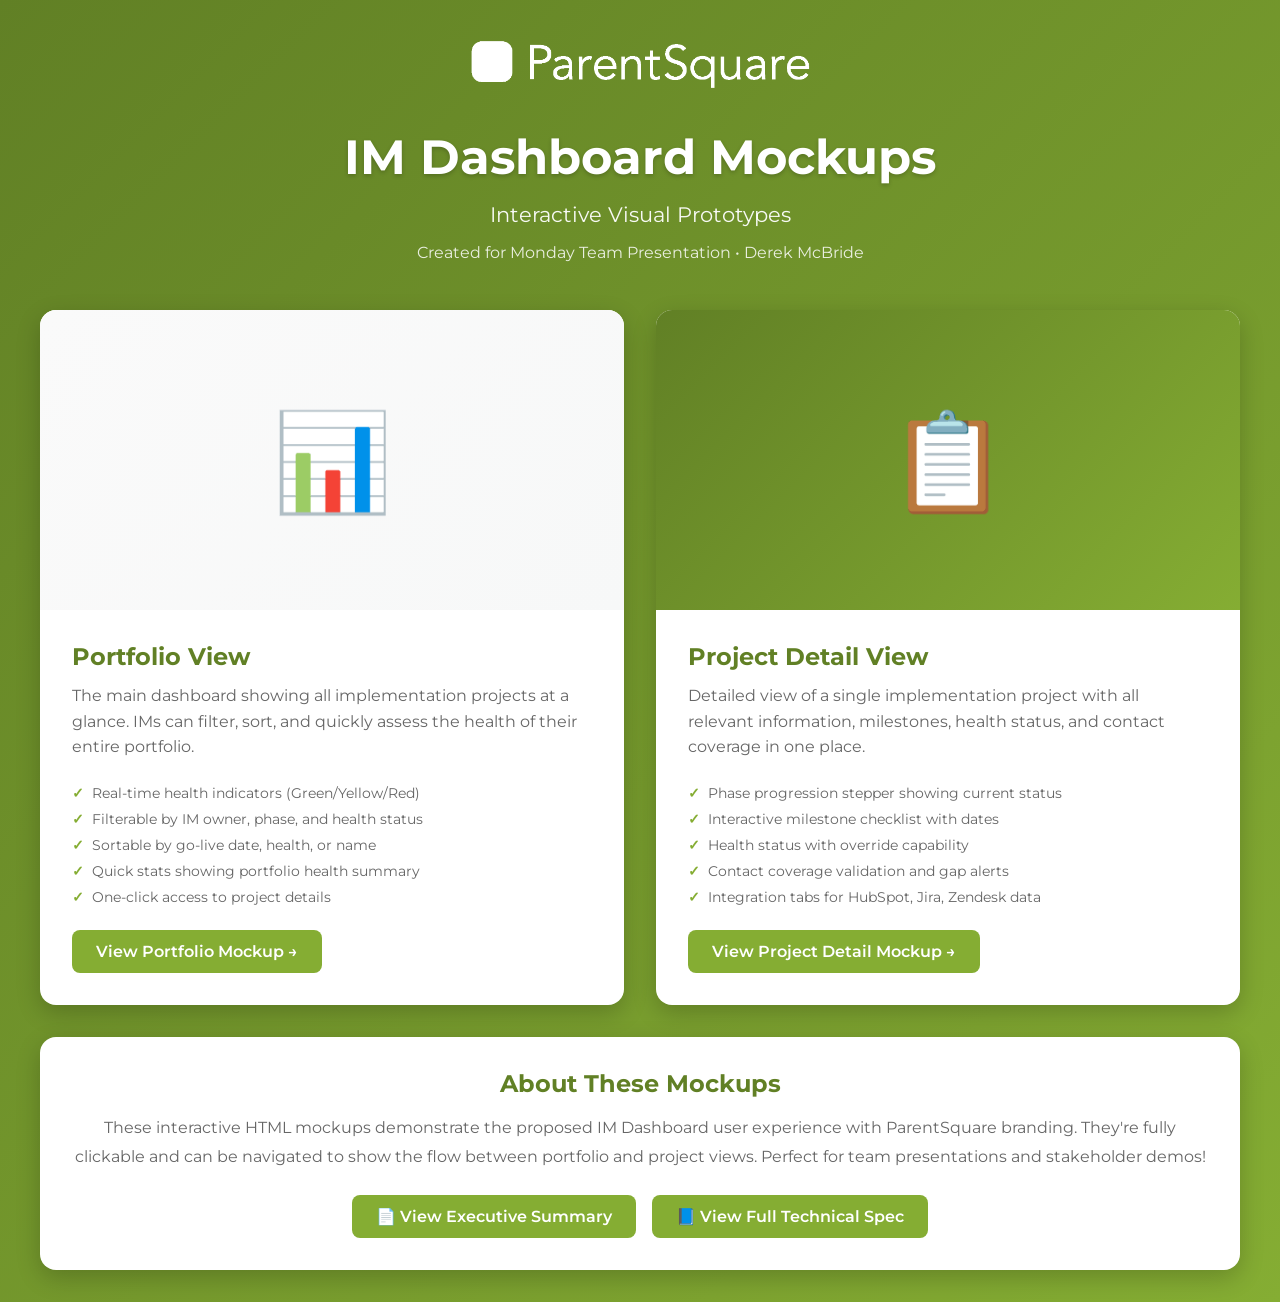
<file: mockup_index.html>
<!DOCTYPE html>
<html lang="en">
<head>
  <meta charset="UTF-8">
  <meta name="viewport" content="width=device-width, initial-scale=1.0">
  <title>IM Dashboard Mockups - ParentSquare</title>
  <link href="https://fonts.googleapis.com/css2?family=Montserrat:wght@400;600;700&display=swap" rel="stylesheet">
  <style>
    :root {
      --ps-green: #85ad33;
      --ps-blue: #7bbaf0;
      --ps-purple: #bc609f;
      --ps-gold: #f2b001;
      --ps-light-green: #e5f1d4;
      --ps-dark-gray: #444444;
      --ps-light-gray: #f7f8f8;
      --ps-dark-green: #618025;
    }

    * {
      margin: 0;
      padding: 0;
      box-sizing: border-box;
    }

    body {
      font-family: 'Montserrat', -apple-system, BlinkMacSystemFont, 'Segoe UI', Arial, sans-serif;
      background: linear-gradient(135deg, var(--ps-dark-green) 0%, var(--ps-green) 100%);
      min-height: 100vh;
      display: flex;
      align-items: center;
      justify-content: center;
      padding: 2rem;
    }

    .container {
      max-width: 1200px;
      width: 100%;
    }

    .hero {
      text-align: center;
      color: white;
      margin-bottom: 3rem;
    }

    .logo-container {
      margin-bottom: 2rem;
    }

    .logo {
      filter: brightness(0) invert(1);
      height: 60px;
    }

    h1 {
      font-size: 3rem;
      font-weight: 700;
      margin-bottom: 1rem;
      text-shadow: 0 2px 4px rgba(0,0,0,0.2);
    }

    .subtitle {
      font-size: 1.3rem;
      opacity: 0.95;
      margin-bottom: 0.5rem;
    }

    .author {
      font-size: 1rem;
      opacity: 0.85;
      margin-top: 1rem;
    }

    .mockup-grid {
      display: grid;
      grid-template-columns: repeat(auto-fit, minmax(400px, 1fr));
      gap: 2rem;
      margin-bottom: 2rem;
    }

    .mockup-card {
      background: white;
      border-radius: 16px;
      overflow: hidden;
      box-shadow: 0 8px 24px rgba(0,0,0,0.2);
      transition: all 0.3s;
      cursor: pointer;
    }

    .mockup-card:hover {
      transform: translateY(-8px);
      box-shadow: 0 12px 32px rgba(0,0,0,0.3);
    }

    .mockup-preview {
      height: 300px;
      background: var(--ps-light-gray);
      position: relative;
      overflow: hidden;
    }

    .mockup-preview img {
      width: 100%;
      height: 100%;
      object-fit: cover;
    }

    .mockup-preview::after {
      content: '👁️ View Mockup';
      position: absolute;
      top: 50%;
      left: 50%;
      transform: translate(-50%, -50%);
      background: var(--ps-green);
      color: white;
      padding: 1rem 2rem;
      border-radius: 8px;
      font-weight: 700;
      opacity: 0;
      transition: opacity 0.3s;
    }

    .mockup-card:hover .mockup-preview::after {
      opacity: 1;
    }

    .mockup-content {
      padding: 2rem;
    }

    .mockup-title {
      font-size: 1.5rem;
      font-weight: 700;
      color: var(--ps-dark-green);
      margin-bottom: 0.75rem;
    }

    .mockup-description {
      color: #666;
      line-height: 1.6;
      margin-bottom: 1.5rem;
    }

    .feature-list {
      list-style: none;
      display: flex;
      flex-direction: column;
      gap: 0.5rem;
      margin-bottom: 1.5rem;
    }

    .feature-list li {
      color: #666;
      font-size: 0.9rem;
      display: flex;
      align-items: center;
      gap: 0.5rem;
    }

    .feature-list li::before {
      content: '✓';
      color: var(--ps-green);
      font-weight: 700;
    }

    .btn {
      display: inline-block;
      padding: 0.75rem 1.5rem;
      background: var(--ps-green);
      color: white;
      text-decoration: none;
      border-radius: 8px;
      font-weight: 600;
      transition: all 0.2s;
    }

    .btn:hover {
      background: var(--ps-dark-green);
      transform: translateY(-2px);
      box-shadow: 0 4px 12px rgba(133, 173, 51, 0.3);
    }

    .info-banner {
      background: white;
      border-radius: 16px;
      padding: 2rem;
      text-align: center;
      box-shadow: 0 8px 24px rgba(0,0,0,0.2);
    }

    .info-banner h2 {
      color: var(--ps-dark-green);
      font-size: 1.5rem;
      margin-bottom: 1rem;
    }

    .info-banner p {
      color: #666;
      line-height: 1.8;
      margin-bottom: 1.5rem;
    }

    .info-links {
      display: flex;
      gap: 1rem;
      justify-content: center;
      flex-wrap: wrap;
    }

    .mockup-preview.portfolio {
      background: linear-gradient(135deg, #fafafa 0%, var(--ps-light-gray) 100%);
      display: flex;
      align-items: center;
      justify-content: center;
      font-size: 6rem;
    }

    .mockup-preview.detail {
      background: linear-gradient(135deg, var(--ps-dark-green) 0%, var(--ps-green) 100%);
      display: flex;
      align-items: center;
      justify-content: center;
      font-size: 6rem;
    }

    @media (max-width: 768px) {
      h1 {
        font-size: 2rem;
      }

      .subtitle {
        font-size: 1rem;
      }

      .mockup-grid {
        grid-template-columns: 1fr;
      }
    }
  </style>
</head>
<body>
  <div class="container">
    <div class="hero">
      <div class="logo-container">
        <img src="ParentSquare_logo_light.png" alt="ParentSquare" class="logo">
      </div>
      <h1>IM Dashboard Mockups</h1>
      <div class="subtitle">Interactive Visual Prototypes</div>
      <div class="author">Created for Monday Team Presentation • Derek McBride</div>
    </div>

    <div class="mockup-grid">
      <div class="mockup-card" onclick="window.location.href='mockup_portfolio_view.html'">
        <div class="mockup-preview portfolio">
          📊
        </div>
        <div class="mockup-content">
          <h2 class="mockup-title">Portfolio View</h2>
          <p class="mockup-description">
            The main dashboard showing all implementation projects at a glance. IMs can filter, sort, and quickly assess the health of their entire portfolio.
          </p>
          <ul class="feature-list">
            <li>Real-time health indicators (Green/Yellow/Red)</li>
            <li>Filterable by IM owner, phase, and health status</li>
            <li>Sortable by go-live date, health, or name</li>
            <li>Quick stats showing portfolio health summary</li>
            <li>One-click access to project details</li>
          </ul>
          <a href="mockup_portfolio_view.html" class="btn">View Portfolio Mockup →</a>
        </div>
      </div>

      <div class="mockup-card" onclick="window.location.href='mockup_project_detail.html'">
        <div class="mockup-preview detail">
          📋
        </div>
        <div class="mockup-content">
          <h2 class="mockup-title">Project Detail View</h2>
          <p class="mockup-description">
            Detailed view of a single implementation project with all relevant information, milestones, health status, and contact coverage in one place.
          </p>
          <ul class="feature-list">
            <li>Phase progression stepper showing current status</li>
            <li>Interactive milestone checklist with dates</li>
            <li>Health status with override capability</li>
            <li>Contact coverage validation and gap alerts</li>
            <li>Integration tabs for HubSpot, Jira, Zendesk data</li>
          </ul>
          <a href="mockup_project_detail.html" class="btn">View Project Detail Mockup →</a>
        </div>
      </div>
    </div>

    <div class="info-banner">
      <h2>About These Mockups</h2>
      <p>
        These interactive HTML mockups demonstrate the proposed IM Dashboard user experience with ParentSquare branding.
        They're fully clickable and can be navigated to show the flow between portfolio and project views.
        Perfect for team presentations and stakeholder demos!
      </p>
      <div class="info-links">
        <a href="IM_Dashboard_Executive_Summary_Branded.html" class="btn">📄 View Executive Summary</a>
        <a href="im_dashboard_branded.html" class="btn">📘 View Full Technical Spec</a>
      </div>
    </div>
  </div>
</body>
</html>
</file>
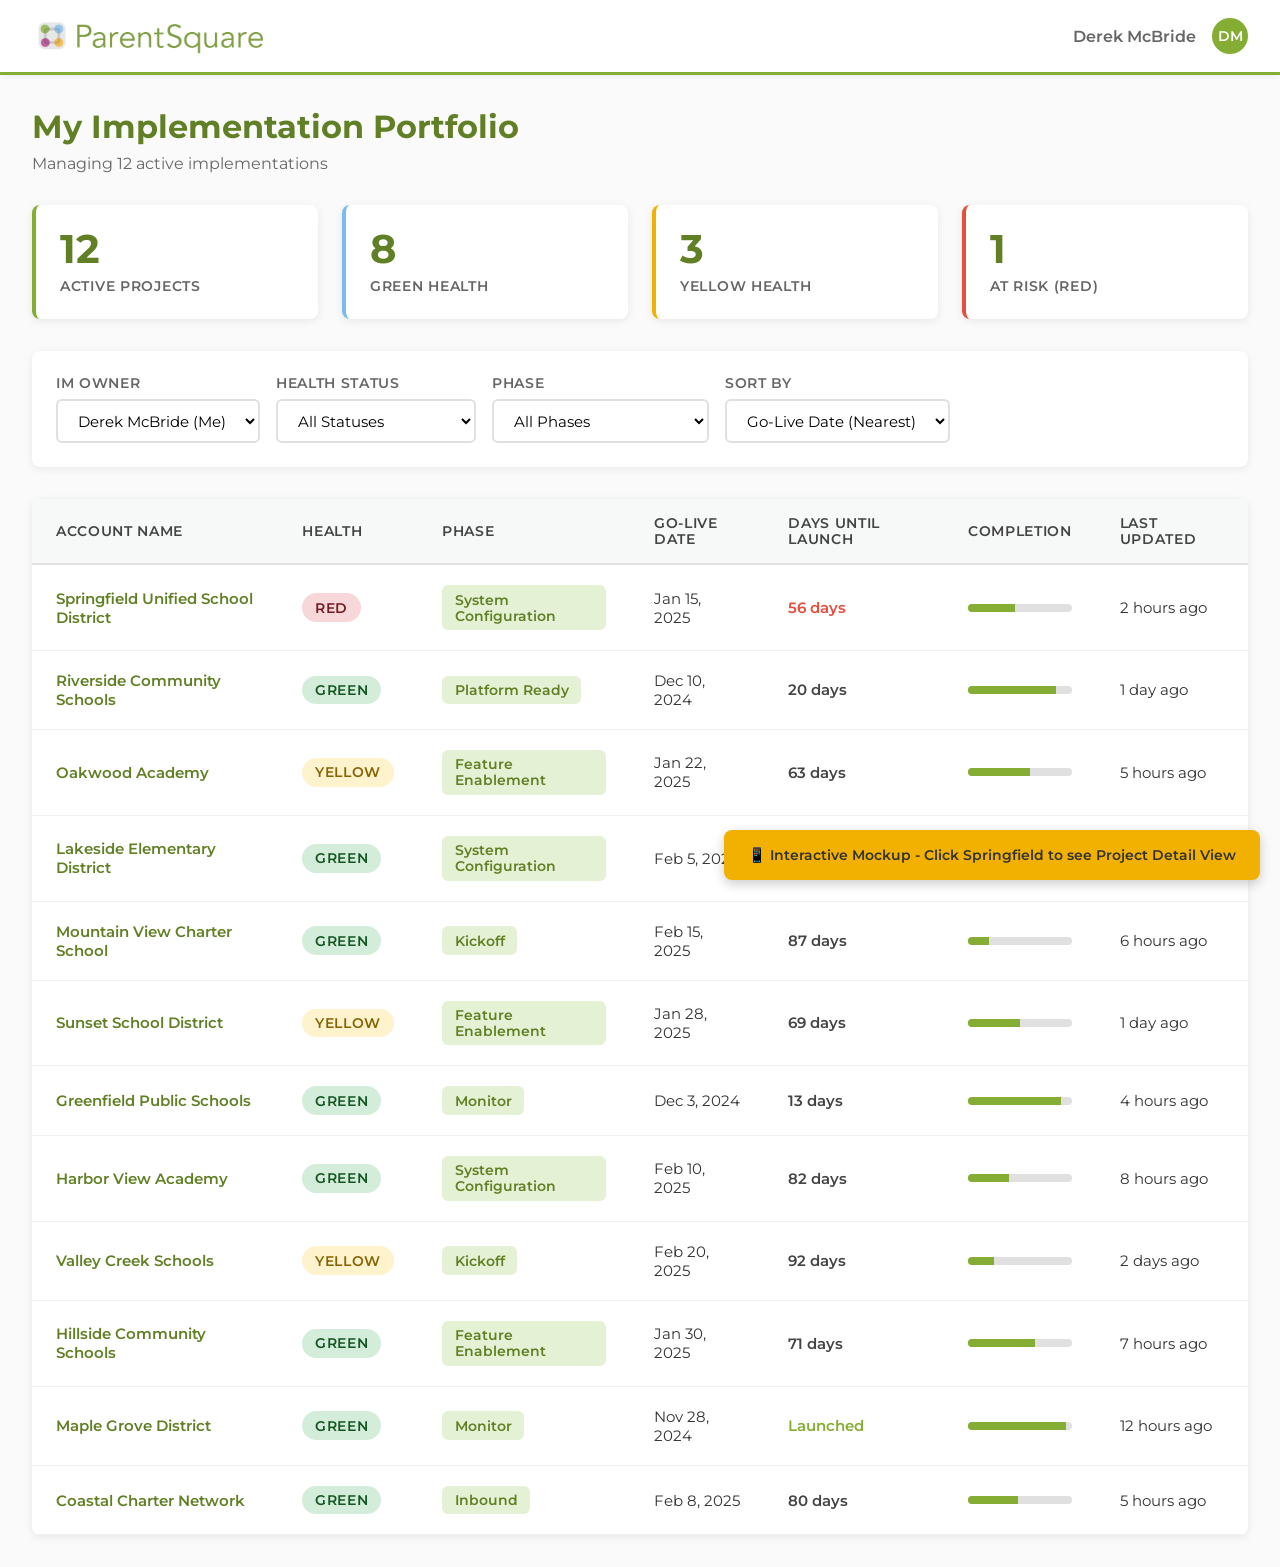
<file: mockup_portfolio_view.html>
<!DOCTYPE html>
<html lang="en">
<head>
  <meta charset="UTF-8">
  <meta name="viewport" content="width=device-width, initial-scale=1.0">
  <title>IM Dashboard - Portfolio View (Mockup)</title>
  <link href="https://fonts.googleapis.com/css2?family=Montserrat:wght@400;600;700&display=swap" rel="stylesheet">
  <style>
    :root {
      --ps-green: #85ad33;
      --ps-blue: #7bbaf0;
      --ps-purple: #bc609f;
      --ps-gold: #f2b001;
      --ps-light-green: #e5f1d4;
      --ps-dark-gray: #444444;
      --ps-light-gray: #f7f8f8;
      --ps-dark-green: #618025;
    }

    * {
      margin: 0;
      padding: 0;
      box-sizing: border-box;
    }

    body {
      font-family: 'Montserrat', -apple-system, BlinkMacSystemFont, 'Segoe UI', Arial, sans-serif;
      background-color: #fafafa;
      color: #333;
    }

    .header {
      background: white;
      border-bottom: 3px solid var(--ps-green);
      padding: 1rem 2rem;
      display: flex;
      align-items: center;
      justify-content: space-between;
      box-shadow: 0 2px 4px rgba(0,0,0,0.05);
    }

    .logo {
      height: 40px;
    }

    .user-info {
      display: flex;
      align-items: center;
      gap: 1rem;
    }

    .user-avatar {
      width: 36px;
      height: 36px;
      border-radius: 50%;
      background: var(--ps-green);
      display: flex;
      align-items: center;
      justify-content: center;
      color: white;
      font-weight: 600;
      font-size: 14px;
    }

    .container {
      max-width: 1400px;
      margin: 0 auto;
      padding: 2rem;
    }

    .page-header {
      margin-bottom: 2rem;
    }

    .page-title {
      font-size: 2rem;
      font-weight: 700;
      color: var(--ps-dark-green);
      margin-bottom: 0.5rem;
    }

    .page-subtitle {
      color: #666;
      font-size: 1rem;
    }

    .stats-grid {
      display: grid;
      grid-template-columns: repeat(auto-fit, minmax(200px, 1fr));
      gap: 1.5rem;
      margin-bottom: 2rem;
    }

    .stat-card {
      background: white;
      padding: 1.5rem;
      border-radius: 8px;
      box-shadow: 0 2px 8px rgba(0,0,0,0.08);
      border-left: 4px solid var(--ps-green);
    }

    .stat-card.blue { border-left-color: var(--ps-blue); }
    .stat-card.gold { border-left-color: var(--ps-gold); }
    .stat-card.red { border-left-color: #e74c3c; }

    .stat-value {
      font-size: 2.5rem;
      font-weight: 700;
      color: var(--ps-dark-green);
      line-height: 1;
      margin-bottom: 0.5rem;
    }

    .stat-label {
      color: #666;
      font-size: 0.9rem;
      text-transform: uppercase;
      letter-spacing: 0.05em;
      font-weight: 600;
    }

    .filters {
      background: white;
      padding: 1.5rem;
      border-radius: 8px;
      box-shadow: 0 2px 8px rgba(0,0,0,0.08);
      margin-bottom: 2rem;
      display: flex;
      gap: 1rem;
      flex-wrap: wrap;
      align-items: center;
    }

    .filter-group {
      display: flex;
      flex-direction: column;
      gap: 0.5rem;
      min-width: 200px;
    }

    .filter-label {
      font-size: 0.85rem;
      font-weight: 600;
      color: #666;
      text-transform: uppercase;
      letter-spacing: 0.05em;
    }

    .filter-select {
      padding: 0.6rem 1rem;
      border: 2px solid #e0e0e0;
      border-radius: 6px;
      font-family: inherit;
      font-size: 0.95rem;
      background: white;
      cursor: pointer;
      transition: all 0.2s;
    }

    .filter-select:hover {
      border-color: var(--ps-green);
    }

    .filter-select:focus {
      outline: none;
      border-color: var(--ps-green);
      box-shadow: 0 0 0 3px rgba(133, 173, 51, 0.1);
    }

    .projects-table {
      background: white;
      border-radius: 8px;
      box-shadow: 0 2px 8px rgba(0,0,0,0.08);
      overflow: hidden;
    }

    table {
      width: 100%;
      border-collapse: collapse;
    }

    thead {
      background: var(--ps-light-gray);
    }

    th {
      padding: 1rem 1.5rem;
      text-align: left;
      font-weight: 600;
      color: var(--ps-dark-gray);
      font-size: 0.85rem;
      text-transform: uppercase;
      letter-spacing: 0.05em;
      border-bottom: 2px solid #e0e0e0;
    }

    td {
      padding: 1.25rem 1.5rem;
      border-bottom: 1px solid #f0f0f0;
      font-size: 0.95rem;
    }

    tbody tr {
      transition: background 0.2s;
      cursor: pointer;
    }

    tbody tr:hover {
      background: var(--ps-light-green);
    }

    .project-name {
      font-weight: 600;
      color: var(--ps-dark-green);
    }

    .health-badge {
      display: inline-block;
      padding: 0.4rem 0.8rem;
      border-radius: 20px;
      font-size: 0.85rem;
      font-weight: 600;
      text-transform: uppercase;
      letter-spacing: 0.05em;
    }

    .health-green {
      background: #d4edda;
      color: #155724;
    }

    .health-yellow {
      background: #fff3cd;
      color: #856404;
    }

    .health-red {
      background: #f8d7da;
      color: #721c24;
    }

    .phase-badge {
      display: inline-block;
      padding: 0.4rem 0.8rem;
      border-radius: 6px;
      font-size: 0.85rem;
      font-weight: 600;
      background: var(--ps-light-gray);
      color: var(--ps-dark-gray);
    }

    .phase-badge.active {
      background: var(--ps-light-green);
      color: var(--ps-dark-green);
    }

    .days-badge {
      font-weight: 600;
      color: var(--ps-dark-gray);
    }

    .days-badge.urgent {
      color: #e74c3c;
    }

    .mockup-banner {
      position: fixed;
      bottom: 20px;
      right: 20px;
      background: var(--ps-gold);
      color: #333;
      padding: 1rem 1.5rem;
      border-radius: 8px;
      box-shadow: 0 4px 12px rgba(0,0,0,0.2);
      font-weight: 600;
      font-size: 0.9rem;
      z-index: 1000;
    }

    .progress-bar {
      width: 100%;
      height: 8px;
      background: #e0e0e0;
      border-radius: 4px;
      overflow: hidden;
    }

    .progress-fill {
      height: 100%;
      background: var(--ps-green);
      transition: width 0.3s;
    }
  </style>
</head>
<body>
  <header class="header">
    <img src="ParentSquare_logo_light.png" alt="ParentSquare" class="logo">
    <div class="user-info">
      <span style="font-weight: 600; color: #666;">Derek McBride</span>
      <div class="user-avatar">DM</div>
    </div>
  </header>

  <div class="container">
    <div class="page-header">
      <h1 class="page-title">My Implementation Portfolio</h1>
      <p class="page-subtitle">Managing 12 active implementations</p>
    </div>

    <div class="stats-grid">
      <div class="stat-card">
        <div class="stat-value">12</div>
        <div class="stat-label">Active Projects</div>
      </div>
      <div class="stat-card blue">
        <div class="stat-value">8</div>
        <div class="stat-label">Green Health</div>
      </div>
      <div class="stat-card gold">
        <div class="stat-value">3</div>
        <div class="stat-label">Yellow Health</div>
      </div>
      <div class="stat-card red">
        <div class="stat-value">1</div>
        <div class="stat-label">At Risk (Red)</div>
      </div>
    </div>

    <div class="filters">
      <div class="filter-group">
        <label class="filter-label">IM Owner</label>
        <select class="filter-select">
          <option>Derek McBride (Me)</option>
          <option>All IMs</option>
          <option>Aimee Lem</option>
          <option>Cody Dacus</option>
          <option>Robert Smith</option>
        </select>
      </div>
      <div class="filter-group">
        <label class="filter-label">Health Status</label>
        <select class="filter-select">
          <option>All Statuses</option>
          <option>Green Only</option>
          <option>Yellow Only</option>
          <option>Red Only</option>
        </select>
      </div>
      <div class="filter-group">
        <label class="filter-label">Phase</label>
        <select class="filter-select">
          <option>All Phases</option>
          <option>Inbound</option>
          <option>Kickoff</option>
          <option>System Configuration</option>
          <option>Feature Enablement</option>
          <option>Platform Ready</option>
          <option>Monitor</option>
        </select>
      </div>
      <div class="filter-group">
        <label class="filter-label">Sort By</label>
        <select class="filter-select">
          <option>Go-Live Date (Nearest)</option>
          <option>Health (Worst First)</option>
          <option>Account Name (A-Z)</option>
          <option>Last Updated</option>
        </select>
      </div>
    </div>

    <div class="projects-table">
      <table>
        <thead>
          <tr>
            <th>Account Name</th>
            <th>Health</th>
            <th>Phase</th>
            <th>Go-Live Date</th>
            <th>Days Until Launch</th>
            <th>Completion</th>
            <th>Last Updated</th>
          </tr>
        </thead>
        <tbody>
          <tr onclick="window.location.href='mockup_project_detail.html'">
            <td class="project-name">Springfield Unified School District</td>
            <td><span class="health-badge health-red">Red</span></td>
            <td><span class="phase-badge active">System Configuration</span></td>
            <td>Jan 15, 2025</td>
            <td class="days-badge urgent">56 days</td>
            <td>
              <div class="progress-bar">
                <div class="progress-fill" style="width: 45%;"></div>
              </div>
            </td>
            <td>2 hours ago</td>
          </tr>
          <tr>
            <td class="project-name">Riverside Community Schools</td>
            <td><span class="health-badge health-green">Green</span></td>
            <td><span class="phase-badge active">Platform Ready</span></td>
            <td>Dec 10, 2024</td>
            <td class="days-badge">20 days</td>
            <td>
              <div class="progress-bar">
                <div class="progress-fill" style="width: 85%;"></div>
              </div>
            </td>
            <td>1 day ago</td>
          </tr>
          <tr>
            <td class="project-name">Oakwood Academy</td>
            <td><span class="health-badge health-yellow">Yellow</span></td>
            <td><span class="phase-badge active">Feature Enablement</span></td>
            <td>Jan 22, 2025</td>
            <td class="days-badge">63 days</td>
            <td>
              <div class="progress-bar">
                <div class="progress-fill" style="width: 60%;"></div>
              </div>
            </td>
            <td>5 hours ago</td>
          </tr>
          <tr>
            <td class="project-name">Lakeside Elementary District</td>
            <td><span class="health-badge health-green">Green</span></td>
            <td><span class="phase-badge active">System Configuration</span></td>
            <td>Feb 5, 2025</td>
            <td class="days-badge">77 days</td>
            <td>
              <div class="progress-bar">
                <div class="progress-fill" style="width: 55%;"></div>
              </div>
            </td>
            <td>3 hours ago</td>
          </tr>
          <tr>
            <td class="project-name">Mountain View Charter School</td>
            <td><span class="health-badge health-green">Green</span></td>
            <td><span class="phase-badge active">Kickoff</span></td>
            <td>Feb 15, 2025</td>
            <td class="days-badge">87 days</td>
            <td>
              <div class="progress-bar">
                <div class="progress-fill" style="width: 20%;"></div>
              </div>
            </td>
            <td>6 hours ago</td>
          </tr>
          <tr>
            <td class="project-name">Sunset School District</td>
            <td><span class="health-badge health-yellow">Yellow</span></td>
            <td><span class="phase-badge active">Feature Enablement</span></td>
            <td>Jan 28, 2025</td>
            <td class="days-badge">69 days</td>
            <td>
              <div class="progress-bar">
                <div class="progress-fill" style="width: 50%;"></div>
              </div>
            </td>
            <td>1 day ago</td>
          </tr>
          <tr>
            <td class="project-name">Greenfield Public Schools</td>
            <td><span class="health-badge health-green">Green</span></td>
            <td><span class="phase-badge active">Monitor</span></td>
            <td>Dec 3, 2024</td>
            <td class="days-badge">13 days</td>
            <td>
              <div class="progress-bar">
                <div class="progress-fill" style="width: 90%;"></div>
              </div>
            </td>
            <td>4 hours ago</td>
          </tr>
          <tr>
            <td class="project-name">Harbor View Academy</td>
            <td><span class="health-badge health-green">Green</span></td>
            <td><span class="phase-badge active">System Configuration</span></td>
            <td>Feb 10, 2025</td>
            <td class="days-badge">82 days</td>
            <td>
              <div class="progress-bar">
                <div class="progress-fill" style="width: 40%;"></div>
              </div>
            </td>
            <td>8 hours ago</td>
          </tr>
          <tr>
            <td class="project-name">Valley Creek Schools</td>
            <td><span class="health-badge health-yellow">Yellow</span></td>
            <td><span class="phase-badge active">Kickoff</span></td>
            <td>Feb 20, 2025</td>
            <td class="days-badge">92 days</td>
            <td>
              <div class="progress-bar">
                <div class="progress-fill" style="width: 25%;"></div>
              </div>
            </td>
            <td>2 days ago</td>
          </tr>
          <tr>
            <td class="project-name">Hillside Community Schools</td>
            <td><span class="health-badge health-green">Green</span></td>
            <td><span class="phase-badge active">Feature Enablement</span></td>
            <td>Jan 30, 2025</td>
            <td class="days-badge">71 days</td>
            <td>
              <div class="progress-bar">
                <div class="progress-fill" style="width: 65%;"></div>
              </div>
            </td>
            <td>7 hours ago</td>
          </tr>
          <tr>
            <td class="project-name">Maple Grove District</td>
            <td><span class="health-badge health-green">Green</span></td>
            <td><span class="phase-badge active">Monitor</span></td>
            <td>Nov 28, 2024</td>
            <td class="days-badge" style="color: var(--ps-green);">Launched</td>
            <td>
              <div class="progress-bar">
                <div class="progress-fill" style="width: 95%;"></div>
              </div>
            </td>
            <td>12 hours ago</td>
          </tr>
          <tr>
            <td class="project-name">Coastal Charter Network</td>
            <td><span class="health-badge health-green">Green</span></td>
            <td><span class="phase-badge active">Inbound</span></td>
            <td>Feb 8, 2025</td>
            <td class="days-badge">80 days</td>
            <td>
              <div class="progress-bar">
                <div class="progress-fill" style="width: 48%;"></div>
              </div>
            </td>
            <td>5 hours ago</td>
          </tr>
        </tbody>
      </table>
    </div>
  </div>

  <div class="mockup-banner">
    📱 Interactive Mockup - Click Springfield to see Project Detail View
  </div>

  <script>
    // Add hover effects and interactivity
    document.querySelectorAll('tbody tr').forEach(row => {
      row.style.cursor = 'pointer';
    });
  </script>
</body>
</html>
</file>
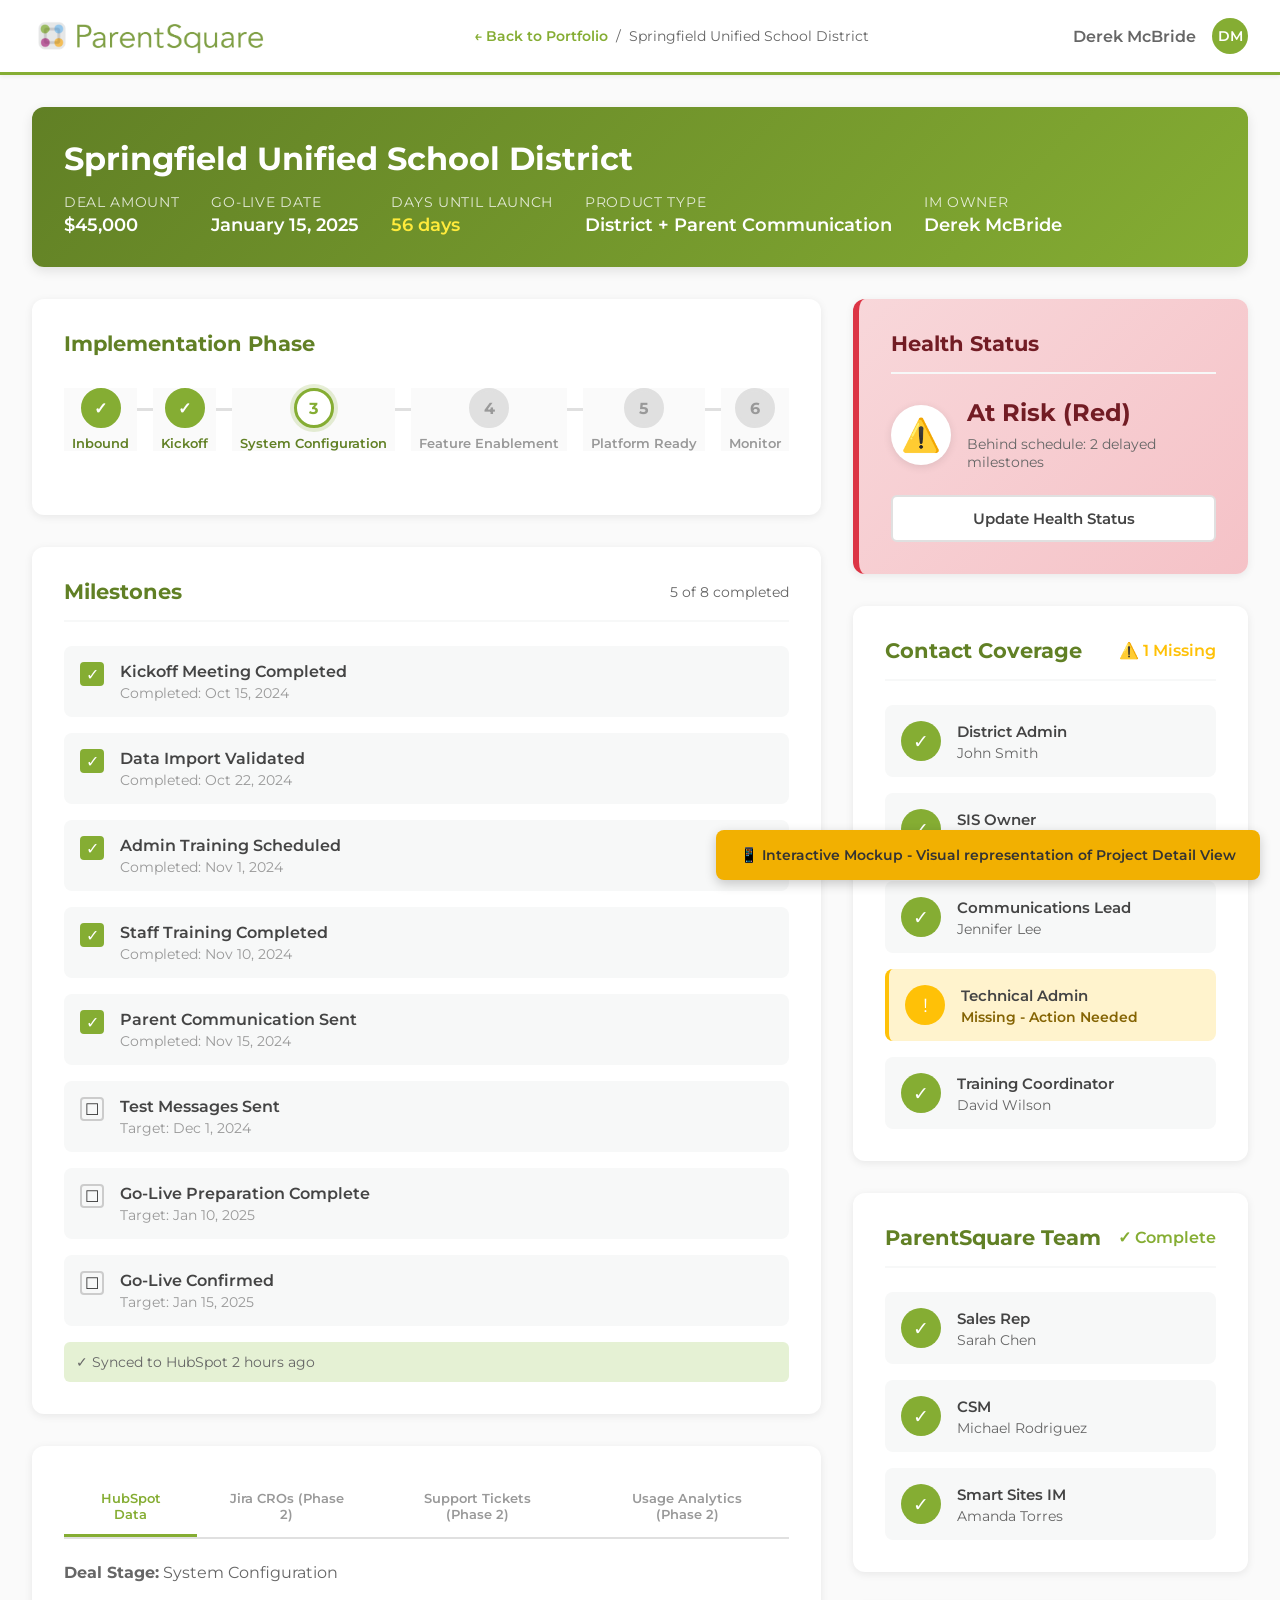
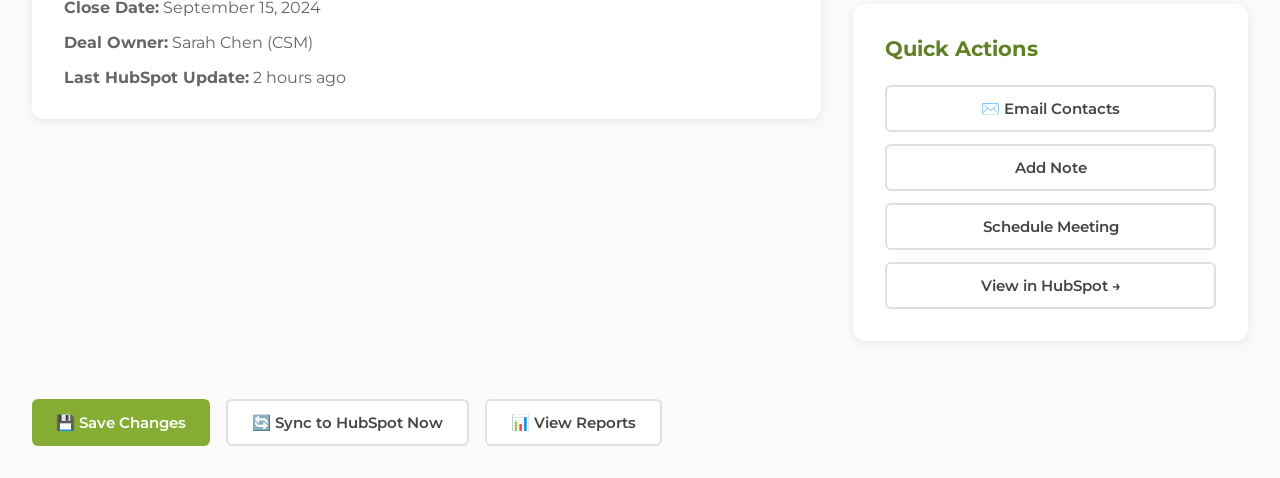
<file: mockup_project_detail.html>
<!DOCTYPE html>
<html lang="en">
<head>
  <meta charset="UTF-8">
  <meta name="viewport" content="width=device-width, initial-scale=1.0">
  <title>Springfield Unified - IM Dashboard (Mockup)</title>
  <link href="https://fonts.googleapis.com/css2?family=Montserrat:wght@400;600;700&display=swap" rel="stylesheet">
  <style>
    :root {
      --ps-green: #85ad33;
      --ps-blue: #7bbaf0;
      --ps-purple: #bc609f;
      --ps-gold: #f2b001;
      --ps-light-green: #e5f1d4;
      --ps-dark-gray: #444444;
      --ps-light-gray: #f7f8f8;
      --ps-dark-green: #618025;
    }

    * {
      margin: 0;
      padding: 0;
      box-sizing: border-box;
    }

    body {
      font-family: 'Montserrat', -apple-system, BlinkMacSystemFont, 'Segoe UI', Arial, sans-serif;
      background-color: #fafafa;
      color: #333;
    }

    .header {
      background: white;
      border-bottom: 3px solid var(--ps-green);
      padding: 1rem 2rem;
      display: flex;
      align-items: center;
      justify-content: space-between;
      box-shadow: 0 2px 4px rgba(0,0,0,0.05);
    }

    .logo {
      height: 40px;
    }

    .breadcrumb {
      display: flex;
      align-items: center;
      gap: 0.5rem;
      color: #666;
      font-size: 0.9rem;
    }

    .breadcrumb a {
      color: var(--ps-green);
      text-decoration: none;
      font-weight: 600;
    }

    .breadcrumb a:hover {
      text-decoration: underline;
    }

    .user-info {
      display: flex;
      align-items: center;
      gap: 1rem;
    }

    .user-avatar {
      width: 36px;
      height: 36px;
      border-radius: 50%;
      background: var(--ps-green);
      display: flex;
      align-items: center;
      justify-content: center;
      color: white;
      font-weight: 600;
      font-size: 14px;
    }

    .container {
      max-width: 1400px;
      margin: 0 auto;
      padding: 2rem;
    }

    .project-header {
      background: linear-gradient(135deg, var(--ps-dark-green) 0%, var(--ps-green) 100%);
      color: white;
      padding: 2rem;
      border-radius: 12px;
      margin-bottom: 2rem;
      box-shadow: 0 4px 12px rgba(0,0,0,0.1);
    }

    .project-title {
      font-size: 2rem;
      font-weight: 700;
      margin-bottom: 1rem;
    }

    .project-meta {
      display: flex;
      gap: 2rem;
      flex-wrap: wrap;
      font-size: 0.95rem;
    }

    .meta-item {
      display: flex;
      flex-direction: column;
      gap: 0.25rem;
    }

    .meta-label {
      opacity: 0.8;
      font-size: 0.85rem;
      text-transform: uppercase;
      letter-spacing: 0.05em;
    }

    .meta-value {
      font-weight: 600;
      font-size: 1.1rem;
    }

    .content-grid {
      display: grid;
      grid-template-columns: 2fr 1fr;
      gap: 2rem;
    }

    .main-content {
      display: flex;
      flex-direction: column;
      gap: 2rem;
    }

    .sidebar {
      display: flex;
      flex-direction: column;
      gap: 2rem;
    }

    .card {
      background: white;
      border-radius: 12px;
      padding: 2rem;
      box-shadow: 0 2px 8px rgba(0,0,0,0.08);
    }

    .card-header {
      display: flex;
      justify-content: space-between;
      align-items: center;
      margin-bottom: 1.5rem;
      padding-bottom: 1rem;
      border-bottom: 2px solid var(--ps-light-gray);
    }

    .card-title {
      font-size: 1.3rem;
      font-weight: 700;
      color: var(--ps-dark-green);
    }

    .health-card {
      background: linear-gradient(135deg, #f8d7da 0%, #f5c2c7 100%);
      border-left: 6px solid #dc3545;
    }

    .health-card.yellow {
      background: linear-gradient(135deg, #fff3cd 0%, #ffe69c 100%);
      border-left-color: #ffc107;
    }

    .health-card.green {
      background: linear-gradient(135deg, #d4edda 0%, #c3e6cb 100%);
      border-left-color: #28a745;
    }

    .health-indicator {
      display: flex;
      align-items: center;
      gap: 1rem;
      margin-bottom: 1.5rem;
    }

    .health-icon {
      width: 60px;
      height: 60px;
      border-radius: 50%;
      display: flex;
      align-items: center;
      justify-content: center;
      font-size: 2rem;
      background: white;
      box-shadow: 0 2px 8px rgba(0,0,0,0.1);
    }

    .health-text {
      flex: 1;
    }

    .health-status {
      font-size: 1.5rem;
      font-weight: 700;
      color: #721c24;
    }

    .health-reason {
      color: #666;
      font-size: 0.9rem;
      margin-top: 0.5rem;
    }

    .btn {
      padding: 0.75rem 1.5rem;
      border: none;
      border-radius: 6px;
      font-family: inherit;
      font-weight: 600;
      cursor: pointer;
      transition: all 0.2s;
      font-size: 0.95rem;
    }

    .btn-primary {
      background: var(--ps-green);
      color: white;
    }

    .btn-primary:hover {
      background: var(--ps-dark-green);
      transform: translateY(-2px);
      box-shadow: 0 4px 12px rgba(133, 173, 51, 0.3);
    }

    .btn-secondary {
      background: white;
      color: var(--ps-dark-gray);
      border: 2px solid #e0e0e0;
    }

    .btn-secondary:hover {
      border-color: var(--ps-green);
      color: var(--ps-green);
    }

    .phase-stepper {
      display: flex;
      justify-content: space-between;
      align-items: center;
      margin-bottom: 2rem;
      position: relative;
    }

    .phase-stepper::before {
      content: '';
      position: absolute;
      top: 20px;
      left: 0;
      right: 0;
      height: 3px;
      background: #e0e0e0;
      z-index: 0;
    }

    .phase-step {
      display: flex;
      flex-direction: column;
      align-items: center;
      gap: 0.5rem;
      z-index: 1;
      background: #fafafa;
      padding: 0 0.5rem;
    }

    .phase-circle {
      width: 40px;
      height: 40px;
      border-radius: 50%;
      background: #e0e0e0;
      border: 3px solid #e0e0e0;
      display: flex;
      align-items: center;
      justify-content: center;
      font-weight: 700;
      color: #999;
    }

    .phase-step.completed .phase-circle {
      background: var(--ps-green);
      border-color: var(--ps-green);
      color: white;
    }

    .phase-step.active .phase-circle {
      background: white;
      border-color: var(--ps-green);
      color: var(--ps-green);
      box-shadow: 0 0 0 4px rgba(133, 173, 51, 0.2);
    }

    .phase-label {
      font-size: 0.8rem;
      font-weight: 600;
      color: #999;
      text-align: center;
    }

    .phase-step.completed .phase-label,
    .phase-step.active .phase-label {
      color: var(--ps-dark-green);
    }

    .milestone-list {
      display: flex;
      flex-direction: column;
      gap: 1rem;
    }

    .milestone-item {
      display: flex;
      align-items: flex-start;
      gap: 1rem;
      padding: 1rem;
      border-radius: 8px;
      background: var(--ps-light-gray);
      transition: all 0.2s;
    }

    .milestone-item:hover {
      background: var(--ps-light-green);
    }

    .milestone-checkbox {
      width: 24px;
      height: 24px;
      border: 2px solid #ccc;
      border-radius: 4px;
      cursor: pointer;
      display: flex;
      align-items: center;
      justify-content: center;
      flex-shrink: 0;
      transition: all 0.2s;
    }

    .milestone-checkbox.checked {
      background: var(--ps-green);
      border-color: var(--ps-green);
      color: white;
    }

    .milestone-content {
      flex: 1;
    }

    .milestone-title {
      font-weight: 600;
      color: var(--ps-dark-gray);
      margin-bottom: 0.25rem;
    }

    .milestone-date {
      font-size: 0.85rem;
      color: #999;
    }

    .contact-list {
      display: flex;
      flex-direction: column;
      gap: 1rem;
    }

    .contact-item {
      display: flex;
      align-items: center;
      gap: 1rem;
      padding: 1rem;
      border-radius: 8px;
      background: var(--ps-light-gray);
    }

    .contact-item.missing {
      background: #fff3cd;
      border-left: 4px solid #ffc107;
    }

    .contact-icon {
      width: 40px;
      height: 40px;
      border-radius: 50%;
      display: flex;
      align-items: center;
      justify-content: center;
      font-size: 1.2rem;
      flex-shrink: 0;
    }

    .contact-icon.filled {
      background: var(--ps-green);
      color: white;
    }

    .contact-icon.missing {
      background: #ffc107;
      color: white;
    }

    .contact-info {
      flex: 1;
    }

    .contact-role {
      font-weight: 600;
      color: var(--ps-dark-gray);
      font-size: 0.95rem;
    }

    .contact-name {
      font-size: 0.85rem;
      color: #666;
      margin-top: 0.25rem;
    }

    .tabs {
      display: flex;
      gap: 0.5rem;
      border-bottom: 2px solid #e0e0e0;
      margin-bottom: 1.5rem;
    }

    .tab {
      padding: 0.75rem 1.5rem;
      border: none;
      background: none;
      font-family: inherit;
      font-weight: 600;
      color: #999;
      cursor: pointer;
      border-bottom: 3px solid transparent;
      transition: all 0.2s;
    }

    .tab:hover {
      color: var(--ps-green);
    }

    .tab.active {
      color: var(--ps-green);
      border-bottom-color: var(--ps-green);
    }

    .sync-info {
      display: flex;
      align-items: center;
      gap: 0.5rem;
      color: #666;
      font-size: 0.85rem;
      margin-top: 1rem;
      padding: 0.75rem;
      background: var(--ps-light-green);
      border-radius: 6px;
    }

    .mockup-banner {
      position: fixed;
      bottom: 20px;
      right: 20px;
      background: var(--ps-gold);
      color: #333;
      padding: 1rem 1.5rem;
      border-radius: 8px;
      box-shadow: 0 4px 12px rgba(0,0,0,0.2);
      font-weight: 600;
      font-size: 0.9rem;
      z-index: 1000;
    }

    .action-bar {
      display: flex;
      gap: 1rem;
      padding-top: 1.5rem;
      border-top: 2px solid var(--ps-light-gray);
    }

    @media (max-width: 1024px) {
      .content-grid {
        grid-template-columns: 1fr;
      }
    }
  </style>
</head>
<body>
  <header class="header">
    <img src="ParentSquare_logo_light.png" alt="ParentSquare" class="logo">
    <div class="breadcrumb">
      <a href="mockup_portfolio_view.html">← Back to Portfolio</a>
      <span>/</span>
      <span>Springfield Unified School District</span>
    </div>
    <div class="user-info">
      <span style="font-weight: 600; color: #666;">Derek McBride</span>
      <div class="user-avatar">DM</div>
    </div>
  </header>

  <div class="container">
    <div class="project-header">
      <h1 class="project-title">Springfield Unified School District</h1>
      <div class="project-meta">
        <div class="meta-item">
          <div class="meta-label">Deal Amount</div>
          <div class="meta-value">$45,000</div>
        </div>
        <div class="meta-item">
          <div class="meta-label">Go-Live Date</div>
          <div class="meta-value">January 15, 2025</div>
        </div>
        <div class="meta-item">
          <div class="meta-label">Days Until Launch</div>
          <div class="meta-value" style="color: #ffeb3b;">56 days</div>
        </div>
        <div class="meta-item">
          <div class="meta-label">Product Type</div>
          <div class="meta-value">District + Parent Communication</div>
        </div>
        <div class="meta-item">
          <div class="meta-label">IM Owner</div>
          <div class="meta-value">Derek McBride</div>
        </div>
      </div>
    </div>

    <div class="content-grid">
      <div class="main-content">
        <!-- Phase Progress -->
        <div class="card">
          <h2 class="card-title" style="margin-bottom: 2rem;">Implementation Phase</h2>
          <div class="phase-stepper">
            <div class="phase-step completed">
              <div class="phase-circle">✓</div>
              <div class="phase-label">Inbound</div>
            </div>
            <div class="phase-step completed">
              <div class="phase-circle">✓</div>
              <div class="phase-label">Kickoff</div>
            </div>
            <div class="phase-step active">
              <div class="phase-circle">3</div>
              <div class="phase-label">System Configuration</div>
            </div>
            <div class="phase-step">
              <div class="phase-circle">4</div>
              <div class="phase-label">Feature Enablement</div>
            </div>
            <div class="phase-step">
              <div class="phase-circle">5</div>
              <div class="phase-label">Platform Ready</div>
            </div>
            <div class="phase-step">
              <div class="phase-circle">6</div>
              <div class="phase-label">Monitor</div>
            </div>
          </div>
        </div>

        <!-- Milestones -->
        <div class="card">
          <div class="card-header">
            <h2 class="card-title">Milestones</h2>
            <span style="color: #666; font-size: 0.9rem;">5 of 8 completed</span>
          </div>
          <div class="milestone-list">
            <div class="milestone-item">
              <div class="milestone-checkbox checked">✓</div>
              <div class="milestone-content">
                <div class="milestone-title">Kickoff Meeting Completed</div>
                <div class="milestone-date">Completed: Oct 15, 2024</div>
              </div>
            </div>
            <div class="milestone-item">
              <div class="milestone-checkbox checked">✓</div>
              <div class="milestone-content">
                <div class="milestone-title">Data Import Validated</div>
                <div class="milestone-date">Completed: Oct 22, 2024</div>
              </div>
            </div>
            <div class="milestone-item">
              <div class="milestone-checkbox checked">✓</div>
              <div class="milestone-content">
                <div class="milestone-title">Admin Training Scheduled</div>
                <div class="milestone-date">Completed: Nov 1, 2024</div>
              </div>
            </div>
            <div class="milestone-item">
              <div class="milestone-checkbox checked">✓</div>
              <div class="milestone-content">
                <div class="milestone-title">Staff Training Completed</div>
                <div class="milestone-date">Completed: Nov 10, 2024</div>
              </div>
            </div>
            <div class="milestone-item">
              <div class="milestone-checkbox checked">✓</div>
              <div class="milestone-content">
                <div class="milestone-title">Parent Communication Sent</div>
                <div class="milestone-date">Completed: Nov 15, 2024</div>
              </div>
            </div>
            <div class="milestone-item">
              <div class="milestone-checkbox">☐</div>
              <div class="milestone-content">
                <div class="milestone-title">Test Messages Sent</div>
                <div class="milestone-date">Target: Dec 1, 2024</div>
              </div>
            </div>
            <div class="milestone-item">
              <div class="milestone-checkbox">☐</div>
              <div class="milestone-content">
                <div class="milestone-title">Go-Live Preparation Complete</div>
                <div class="milestone-date">Target: Jan 10, 2025</div>
              </div>
            </div>
            <div class="milestone-item">
              <div class="milestone-checkbox">☐</div>
              <div class="milestone-content">
                <div class="milestone-title">Go-Live Confirmed</div>
                <div class="milestone-date">Target: Jan 15, 2025</div>
              </div>
            </div>
          </div>
          <div class="sync-info">
            ✓ Synced to HubSpot 2 hours ago
          </div>
        </div>

        <!-- Integration Tabs -->
        <div class="card">
          <div class="tabs">
            <button class="tab active">HubSpot Data</button>
            <button class="tab">Jira CROs (Phase 2)</button>
            <button class="tab">Support Tickets (Phase 2)</button>
            <button class="tab">Usage Analytics (Phase 2)</button>
          </div>
          <div style="color: #666;">
            <p style="margin-bottom: 1rem;"><strong>Deal Stage:</strong> System Configuration</p>
            <p style="margin-bottom: 1rem;"><strong>Close Date:</strong> September 15, 2024</p>
            <p style="margin-bottom: 1rem;"><strong>Deal Owner:</strong> Sarah Chen (CSM)</p>
            <p><strong>Last HubSpot Update:</strong> 2 hours ago</p>
          </div>
        </div>
      </div>

      <div class="sidebar">
        <!-- Health Status -->
        <div class="card health-card">
          <div class="card-header">
            <h2 class="card-title" style="color: #721c24;">Health Status</h2>
          </div>
          <div class="health-indicator">
            <div class="health-icon">⚠️</div>
            <div class="health-text">
              <div class="health-status">At Risk (Red)</div>
              <div class="health-reason">Behind schedule: 2 delayed milestones</div>
            </div>
          </div>
          <button class="btn btn-secondary" style="width: 100%;">Update Health Status</button>
        </div>

        <!-- Contact Coverage -->
        <div class="card">
          <div class="card-header">
            <h2 class="card-title">Contact Coverage</h2>
            <span style="color: #ffc107; font-weight: 600;">⚠️ 1 Missing</span>
          </div>
          <div class="contact-list">
            <div class="contact-item">
              <div class="contact-icon filled">✓</div>
              <div class="contact-info">
                <div class="contact-role">District Admin</div>
                <div class="contact-name">John Smith</div>
              </div>
            </div>
            <div class="contact-item">
              <div class="contact-icon filled">✓</div>
              <div class="contact-info">
                <div class="contact-role">SIS Owner</div>
                <div class="contact-name">Maria Garcia</div>
              </div>
            </div>
            <div class="contact-item">
              <div class="contact-icon filled">✓</div>
              <div class="contact-info">
                <div class="contact-role">Communications Lead</div>
                <div class="contact-name">Jennifer Lee</div>
              </div>
            </div>
            <div class="contact-item missing">
              <div class="contact-icon missing">!</div>
              <div class="contact-info">
                <div class="contact-role">Technical Admin</div>
                <div class="contact-name" style="color: #856404; font-weight: 600;">Missing - Action Needed</div>
              </div>
            </div>
            <div class="contact-item">
              <div class="contact-icon filled">✓</div>
              <div class="contact-info">
                <div class="contact-role">Training Coordinator</div>
                <div class="contact-name">David Wilson</div>
              </div>
            </div>
          </div>
        </div>

        <!-- ParentSquare Team -->
        <div class="card">
          <div class="card-header">
            <h2 class="card-title">ParentSquare Team</h2>
            <span style="color: var(--ps-green); font-weight: 600;">✓ Complete</span>
          </div>
          <div class="contact-list">
            <div class="contact-item">
              <div class="contact-icon filled">✓</div>
              <div class="contact-info">
                <div class="contact-role">Sales Rep</div>
                <div class="contact-name">Sarah Chen</div>
              </div>
            </div>
            <div class="contact-item">
              <div class="contact-icon filled">✓</div>
              <div class="contact-info">
                <div class="contact-role">CSM</div>
                <div class="contact-name">Michael Rodriguez</div>
              </div>
            </div>
            <div class="contact-item">
              <div class="contact-icon filled">✓</div>
              <div class="contact-info">
                <div class="contact-role">Smart Sites IM</div>
                <div class="contact-name">Amanda Torres</div>
              </div>
            </div>
          </div>
        </div>

        <!-- Quick Actions -->
        <div class="card">
          <h2 class="card-title" style="margin-bottom: 1.5rem;">Quick Actions</h2>
          <div style="display: flex; flex-direction: column; gap: 0.75rem;">
            <button class="btn btn-secondary" style="width: 100%;">✉️ Email Contacts</button>
            <button class="btn btn-secondary" style="width: 100%;">Add Note</button>
            <button class="btn btn-secondary" style="width: 100%;">Schedule Meeting</button>
            <button class="btn btn-secondary" style="width: 100%;">View in HubSpot →</button>
          </div>
        </div>
      </div>
    </div>

    <div class="action-bar" style="margin-top: 2rem;">
      <button class="btn btn-primary">💾 Save Changes</button>
      <button class="btn btn-secondary">🔄 Sync to HubSpot Now</button>
      <button class="btn btn-secondary">📊 View Reports</button>
    </div>
  </div>

  <div class="mockup-banner">
    📱 Interactive Mockup - Visual representation of Project Detail View
  </div>
</body>
</html>
</file>
<file: parentsquare_brand.css>
/* ParentSquare Brand Stylesheet */
/* Implementation Manager Dashboard - Branded Documentation */

/* ===== TYPOGRAPHY ===== */
@import url('https://fonts.googleapis.com/css2?family=Montserrat:wght@400;600;700&display=swap');

:root {
  /* Brand Colors */
  --ps-green: #85ad33;
  --ps-blue: #7bbaf0;
  --ps-purple: #bc609f;
  --ps-gold: #f2b001;
  --ps-light-green: #e5f1d4;
  --ps-dark-gray: #444444;
  --ps-light-gray: #f7f8f8;

  /* ADA-Compliant Colors */
  --ps-dark-green: #618025;
  --ps-dark-blue: #387aba;
  --ps-dark-purple: #b95572;
  --ps-orange: #ba5d00;

  /* Text Colors */
  --text-primary: #333333;
  --text-secondary: #666666;
  --text-light: #999999;
}

* {
  box-sizing: border-box;
}

body {
  font-family: 'Montserrat', -apple-system, BlinkMacSystemFont, 'Segoe UI', Arial, sans-serif;
  font-weight: 400;
  line-height: 1.6;
  color: var(--text-primary);
  background-color: #ffffff;
  margin: 0;
  padding: 0;
  text-align: left;
}

/* ===== LAYOUT ===== */
.page-wrapper {
  display: flex;
  max-width: 1400px;
  margin: 0 auto;
  gap: 0;
}

.sidebar {
  width: 280px;
  min-width: 280px;
  background-color: var(--ps-light-gray);
  border-right: 3px solid var(--ps-green);
  padding: 30px 20px;
  position: sticky;
  top: 0;
  height: 100vh;
  overflow-y: auto;
}

.container {
  flex: 1;
  max-width: 1000px;
  padding: 40px 60px;
}

/* ===== HEADER WITH LOGO ===== */
header {
  background-color: var(--ps-light-gray);
  border-bottom: 4px solid var(--ps-green);
  padding: 30px 60px;
  margin-bottom: 40px;
}

.logo {
  max-width: 300px;
  height: auto;
}

/* ===== TYPOGRAPHY - DISPLAY TYPE ===== */
h1, h2, h3, h4, h5, h6 {
  font-weight: 700; /* Bold for display type */
  color: var(--ps-dark-green);
  text-align: left;
  margin-top: 1.5em;
  margin-bottom: 0.5em;
  line-height: 1.3;
}

h1 {
  font-size: 2.5rem;
  color: var(--ps-green);
  border-bottom: 3px solid var(--ps-green);
  padding-bottom: 0.3em;
  margin-top: 0;
}

h2 {
  font-size: 2rem;
  color: var(--ps-dark-green);
  border-left: 5px solid var(--ps-green);
  padding-left: 15px;
}

h3 {
  font-size: 1.5rem;
  color: var(--ps-dark-blue);
}

h4 {
  font-size: 1.25rem;
  color: var(--text-primary);
}

/* Eyebrow headlines (all caps allowed) */
.eyebrow {
  font-size: 0.875rem;
  font-weight: 600;
  text-transform: uppercase;
  letter-spacing: 0.1em;
  color: var(--ps-dark-green);
  margin-bottom: 0.25em;
}

/* ===== BODY COPY ===== */
p, li, td {
  font-weight: 400; /* Regular for body copy */
  text-align: left;
}

strong, b {
  font-weight: 600; /* For emphasis */
  color: var(--text-primary);
}

/* ===== LISTS ===== */
ul, ol {
  padding-left: 2em;
}

li {
  margin-bottom: 0.5em;
}

ul li::marker {
  color: var(--ps-green);
}

/* ===== LINKS ===== */
a {
  color: var(--ps-dark-blue);
  text-decoration: none;
  border-bottom: 1px solid var(--ps-blue);
  transition: all 0.2s ease;
}

a:hover {
  color: var(--ps-blue);
  border-bottom-color: var(--ps-dark-blue);
}

/* ===== CODE BLOCKS ===== */
code {
  background-color: var(--ps-light-gray);
  padding: 2px 6px;
  border-radius: 3px;
  font-family: 'Courier New', monospace;
  font-size: 0.9em;
  color: var(--ps-dark-purple);
}

pre {
  background-color: var(--ps-light-gray);
  border-left: 4px solid var(--ps-green);
  padding: 20px;
  overflow-x: auto;
  border-radius: 4px;
}

pre code {
  background: none;
  padding: 0;
  color: var(--text-primary);
}

/* ===== TABLES ===== */
table {
  width: 100%;
  border-collapse: collapse;
  margin: 2em 0;
  box-shadow: 0 2px 8px rgba(0,0,0,0.1);
}

thead {
  background-color: var(--ps-green);
  color: white;
}

th {
  padding: 15px;
  text-align: left;
  font-weight: 600;
}

td {
  padding: 12px 15px;
  border-bottom: 1px solid var(--ps-light-gray);
}

tbody tr:hover {
  background-color: var(--ps-light-green);
}

/* ===== CALLOUT BOXES ===== */
.callout {
  border-left: 5px solid var(--ps-green);
  background-color: var(--ps-light-green);
  padding: 20px;
  margin: 2em 0;
  border-radius: 4px;
}

.callout.blue {
  border-left-color: var(--ps-blue);
  background-color: #e3f2fd;
}

.callout.gold {
  border-left-color: var(--ps-gold);
  background-color: #fff9e6;
}

.callout.purple {
  border-left-color: var(--ps-purple);
  background-color: #f3e5f5;
}

/* ===== SECTIONS WITH COLOR CODING ===== */
.section-district {
  border-left: 5px solid var(--ps-blue);
  padding-left: 20px;
}

.section-classroom {
  border-left: 5px solid var(--ps-blue);
  padding-left: 20px;
}

.section-websites {
  border-left: 5px solid var(--ps-gold);
  padding-left: 20px;
}

.section-services {
  border-left: 5px solid var(--ps-green);
  padding-left: 20px;
}

/* ===== HORIZONTAL RULES ===== */
hr {
  border: none;
  border-top: 2px solid var(--ps-light-green);
  margin: 3em 0;
}

/* ===== BLOCKQUOTES ===== */
blockquote {
  border-left: 5px solid var(--ps-green);
  padding-left: 20px;
  margin-left: 0;
  font-style: italic;
  color: var(--text-secondary);
}

/* ===== BUTTONS/CTAs ===== */
.button {
  display: inline-block;
  background-color: var(--ps-green);
  color: white;
  padding: 12px 30px;
  border-radius: 6px;
  font-weight: 600;
  border: none;
  cursor: pointer;
  transition: all 0.3s ease;
}

.button:hover {
  background-color: var(--ps-dark-green);
  border-bottom: none;
  transform: translateY(-2px);
  box-shadow: 0 4px 12px rgba(133, 173, 51, 0.3);
}

/* ===== FOOTER ===== */
footer {
  background-color: var(--ps-dark-gray);
  color: white;
  padding: 30px 60px;
  margin-top: 60px;
  text-align: center;
}

footer p {
  text-align: center;
  margin: 0;
}

/* ===== TABLE OF CONTENTS ===== */
#TOC {
  background-color: transparent;
  border: none;
  padding: 0;
  margin: 0;
}

.sidebar #TOC h2 {
  font-size: 0.875rem;
  text-transform: uppercase;
  letter-spacing: 0.1em;
  color: var(--ps-dark-green);
  margin-top: 0;
  margin-bottom: 1em;
  border: none;
  padding: 0;
}

#TOC ul {
  list-style-type: none;
  padding-left: 0;
  margin: 0;
}

#TOC ul ul {
  padding-left: 1em;
  margin-top: 0.5em;
  margin-bottom: 0.5em;
}

#TOC li {
  margin-bottom: 0.5em;
}

#TOC a {
  color: var(--text-primary);
  border-bottom: none;
  display: block;
  padding: 0.4em 0.8em;
  border-radius: 4px;
  transition: all 0.2s ease;
  font-size: 0.9rem;
}

#TOC a:hover {
  background-color: var(--ps-light-green);
  color: var(--ps-dark-green);
  padding-left: 1em;
}

#TOC > ul > li > a {
  font-weight: 600;
  color: var(--ps-dark-green);
}

#TOC ul ul a {
  font-size: 0.85rem;
  color: var(--text-secondary);
}

/* ===== PRINT STYLES ===== */
@media print {
  body {
    font-size: 11pt;
  }

  .sidebar {
    display: none;
  }

  .page-wrapper {
    display: block;
  }

  header {
    border-bottom: 2pt solid var(--ps-green);
  }

  h1, h2, h3 {
    page-break-after: avoid;
  }

  pre, table {
    page-break-inside: avoid;
  }

  .container {
    max-width: 100%;
  }
}

/* ===== RESPONSIVE ===== */
@media (max-width: 1024px) {
  .page-wrapper {
    flex-direction: column;
  }

  .sidebar {
    width: 100%;
    min-width: 100%;
    position: static;
    height: auto;
    border-right: none;
    border-bottom: 3px solid var(--ps-green);
  }

  #TOC ul ul {
    display: inline;
  }

  #TOC li {
    display: inline-block;
    margin-right: 1em;
  }
}

@media (max-width: 768px) {
  .container, header, footer {
    padding-left: 20px;
    padding-right: 20px;
  }

  h1 {
    font-size: 2rem;
  }

  h2 {
    font-size: 1.5rem;
  }

  .sidebar {
    padding: 20px;
  }
}
</file>
